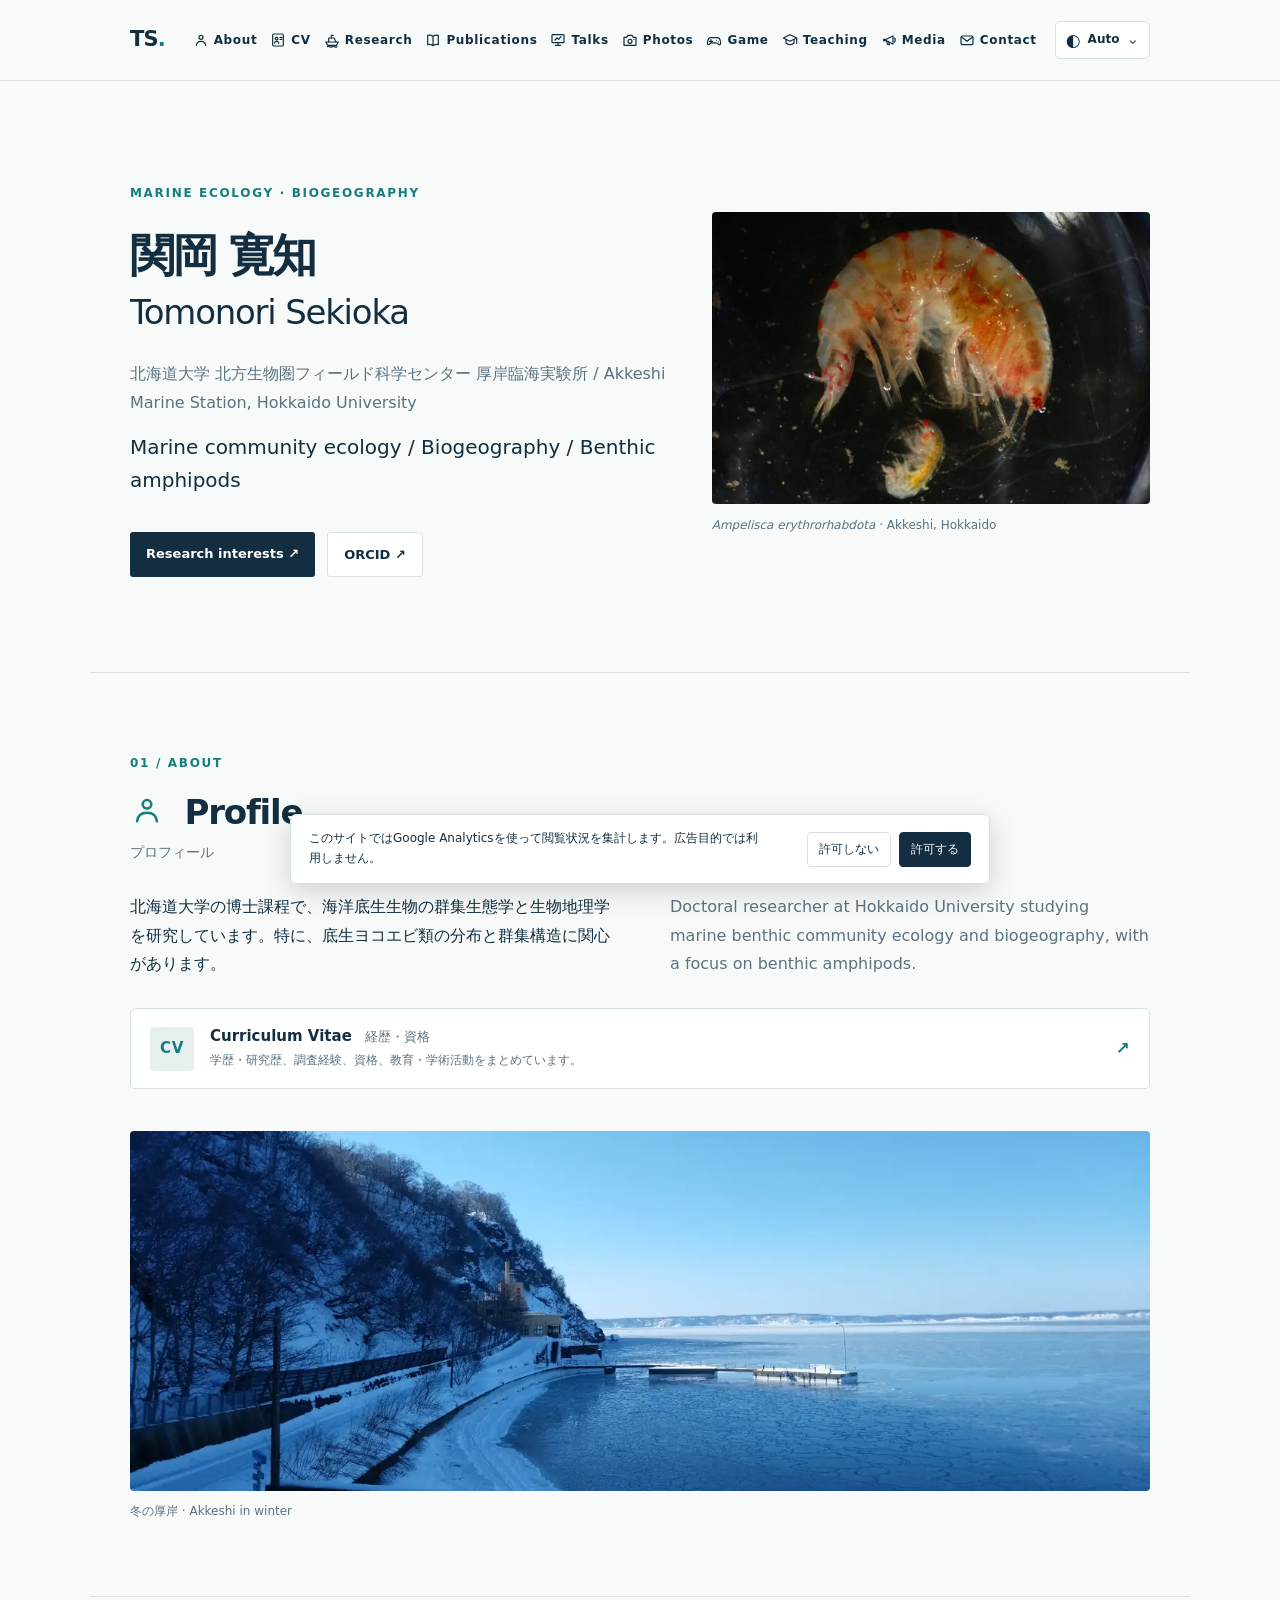
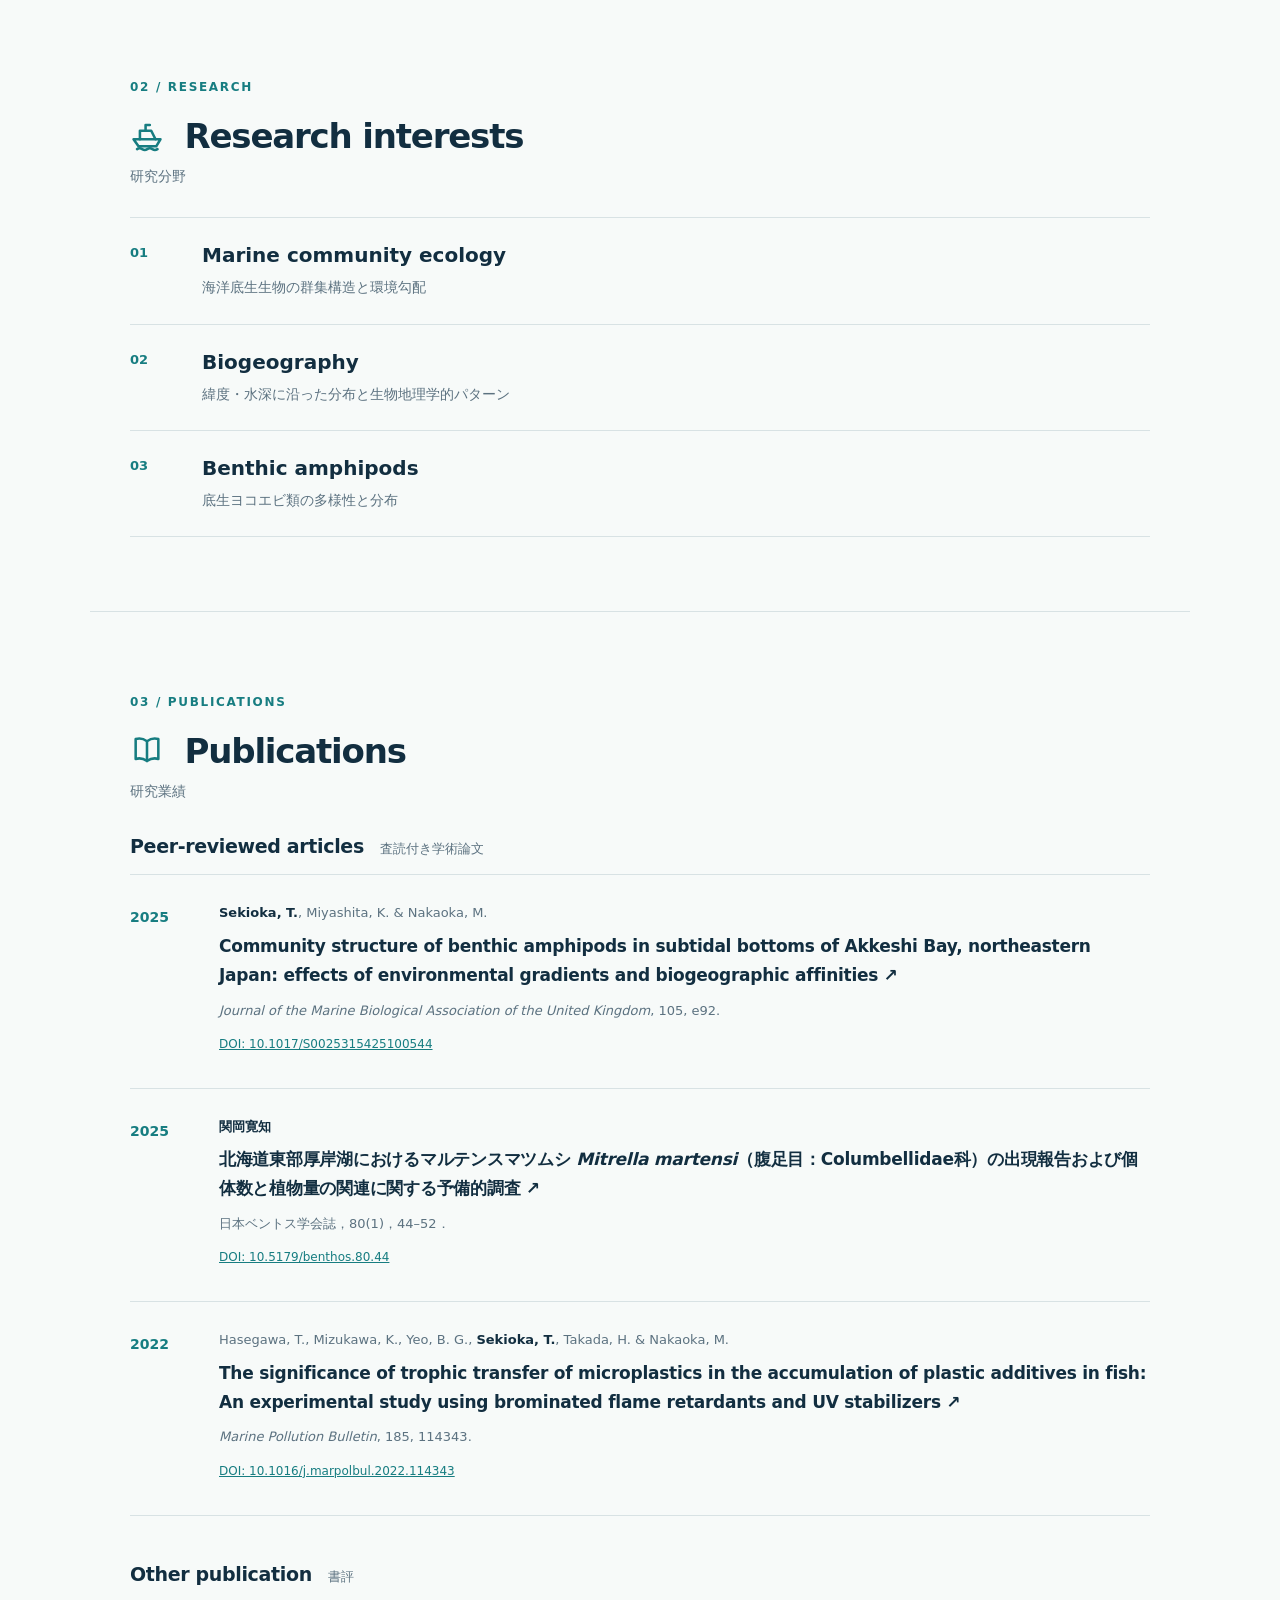
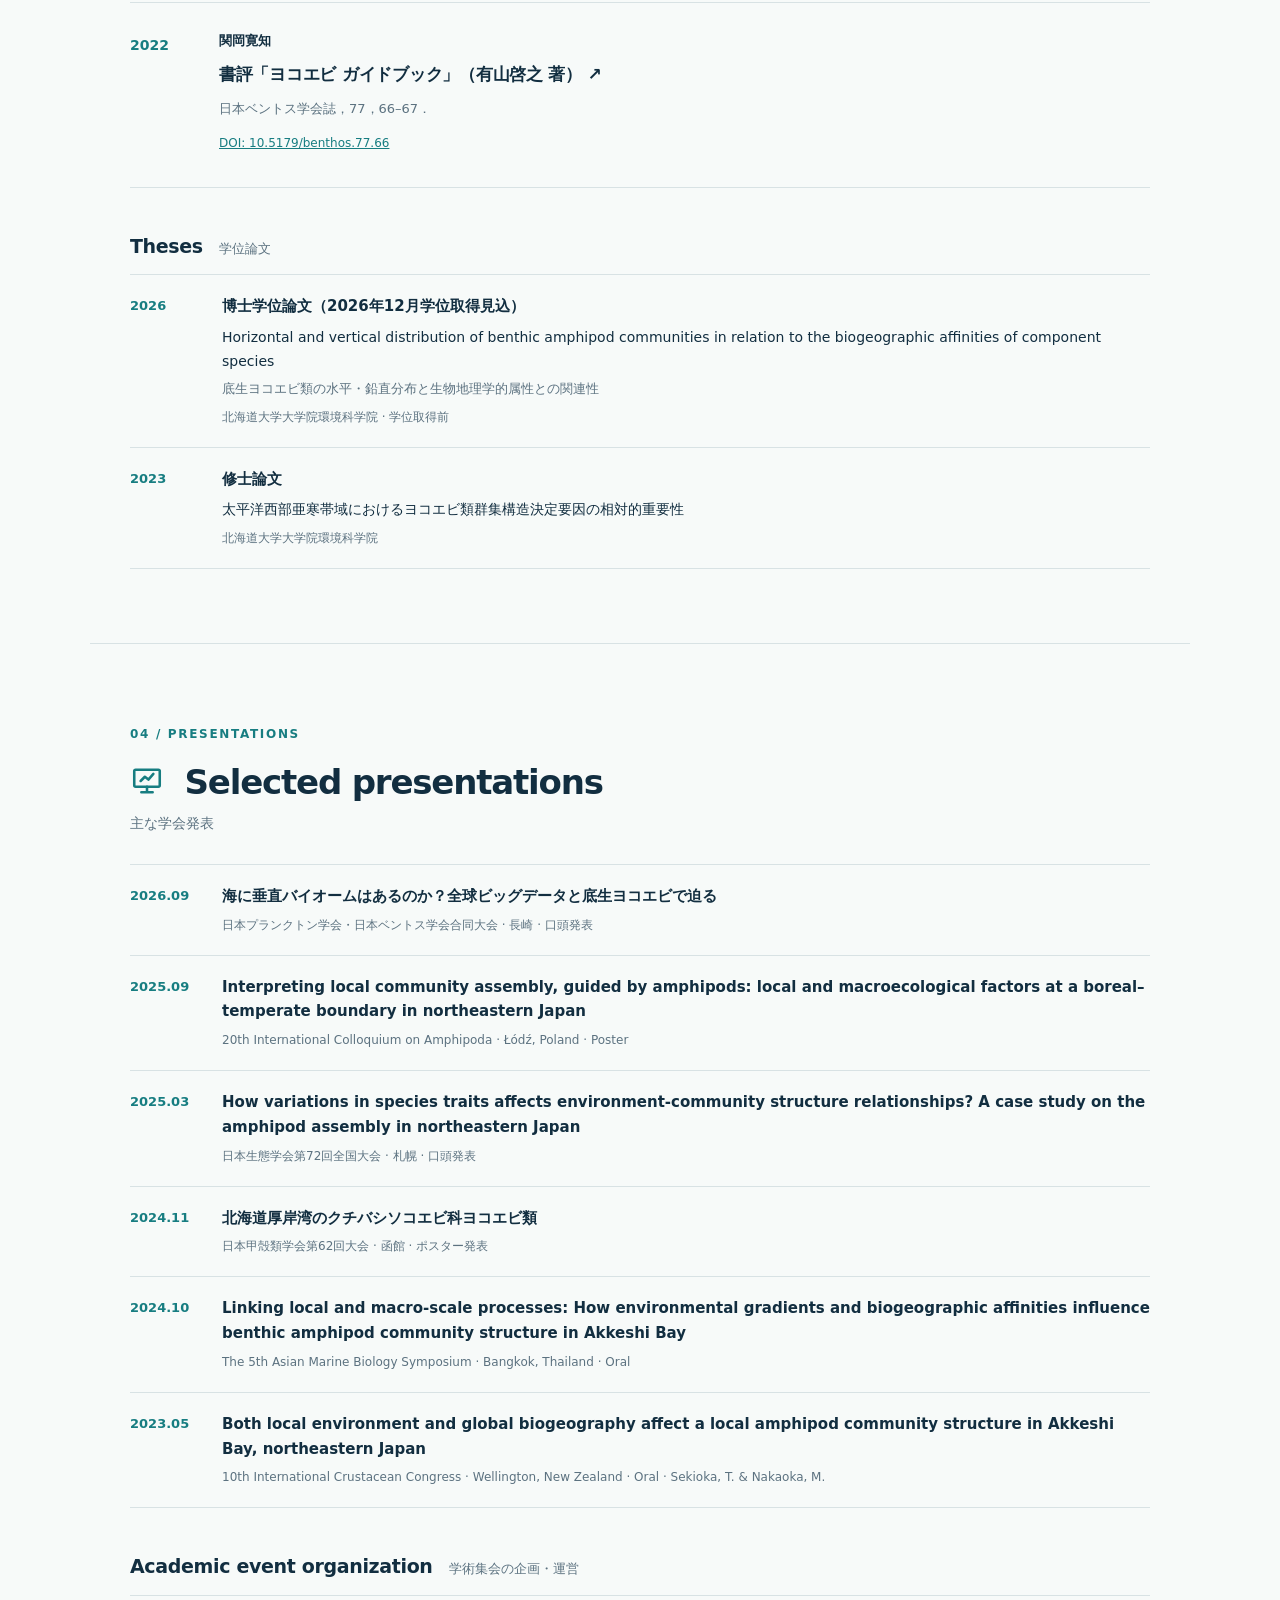
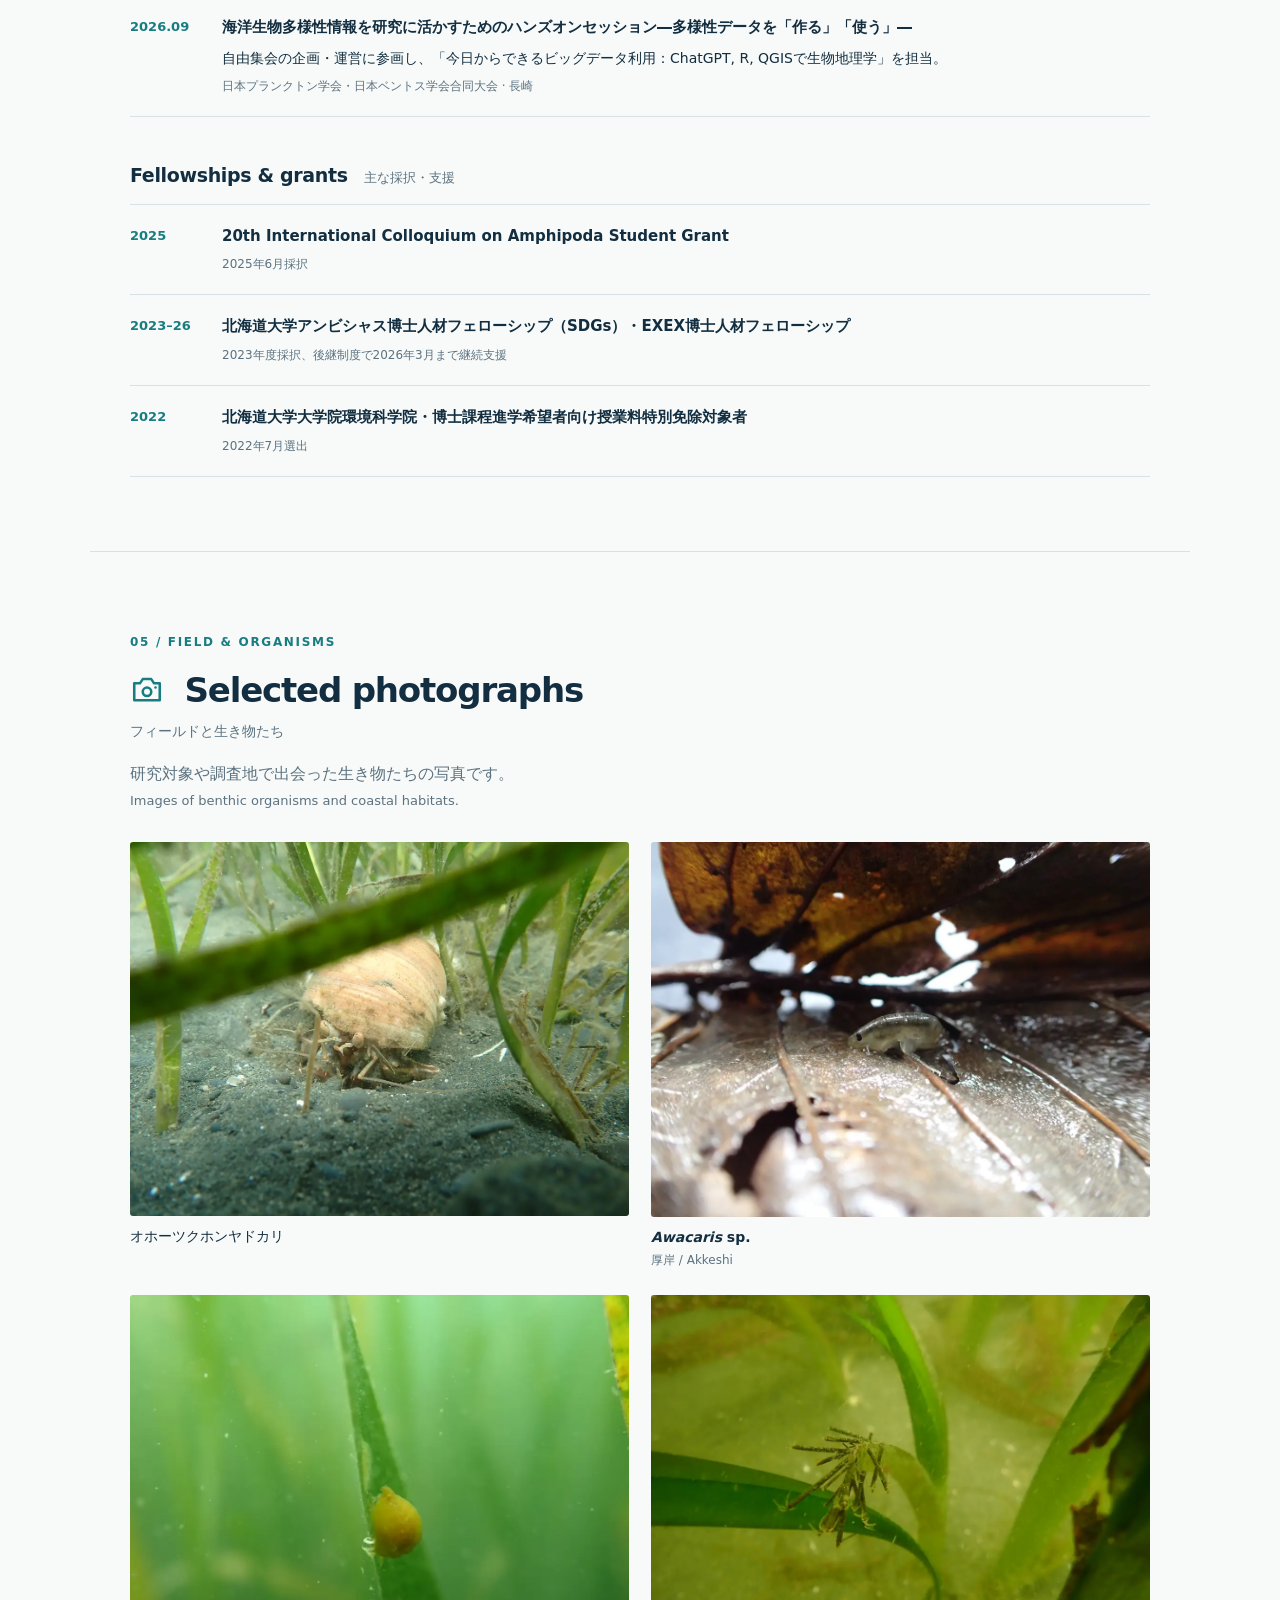
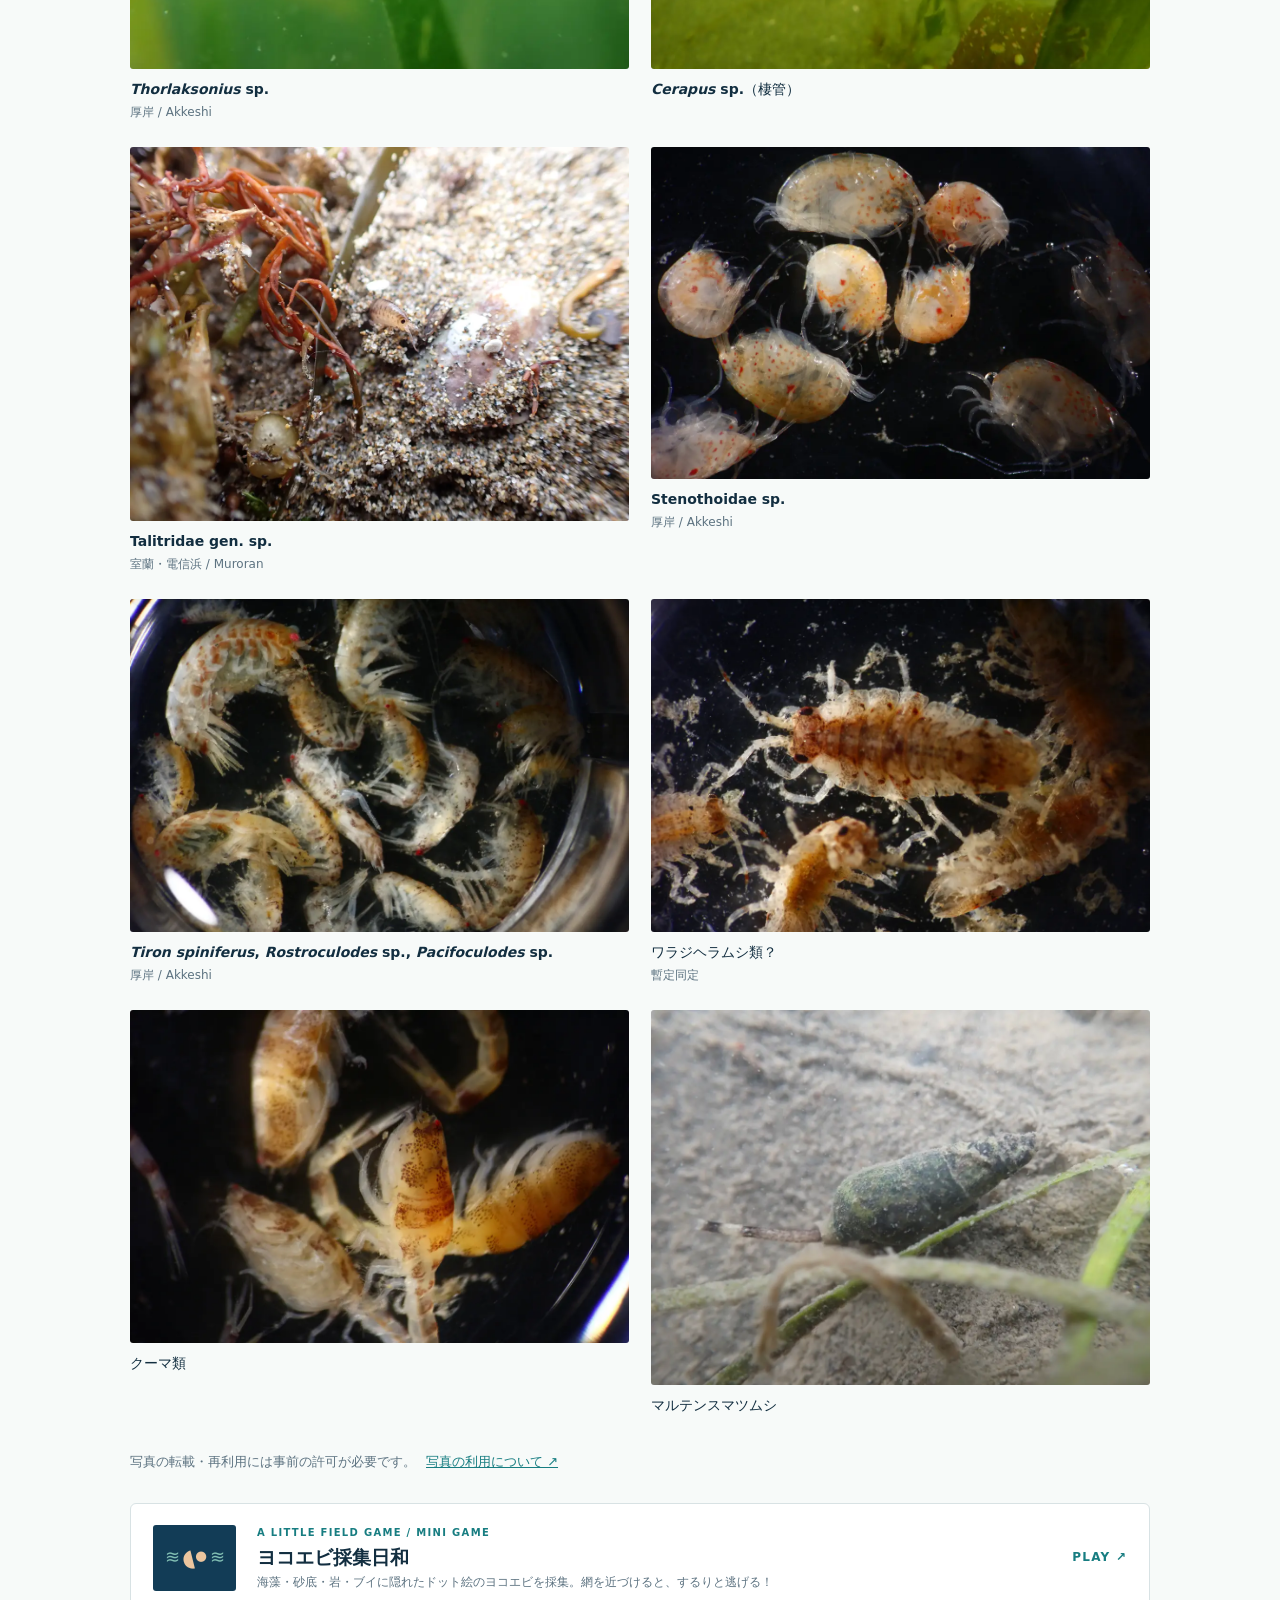
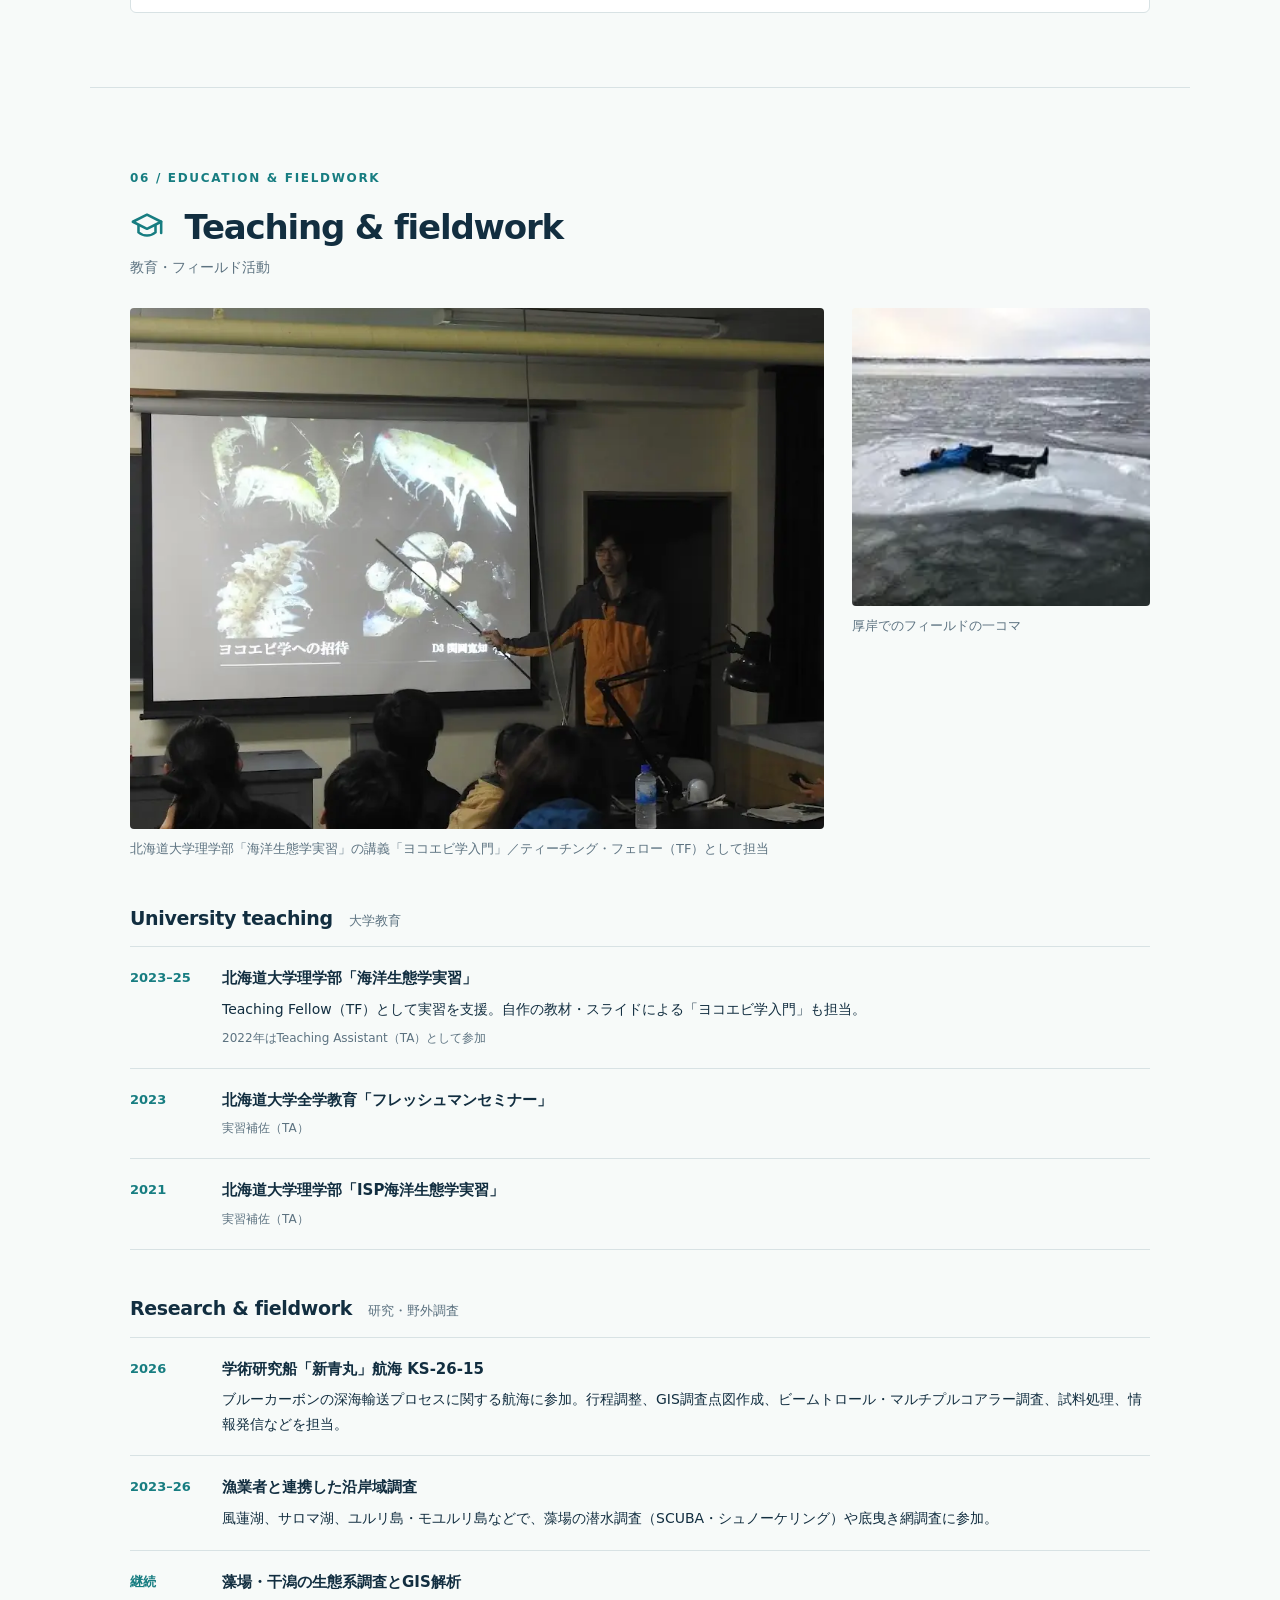
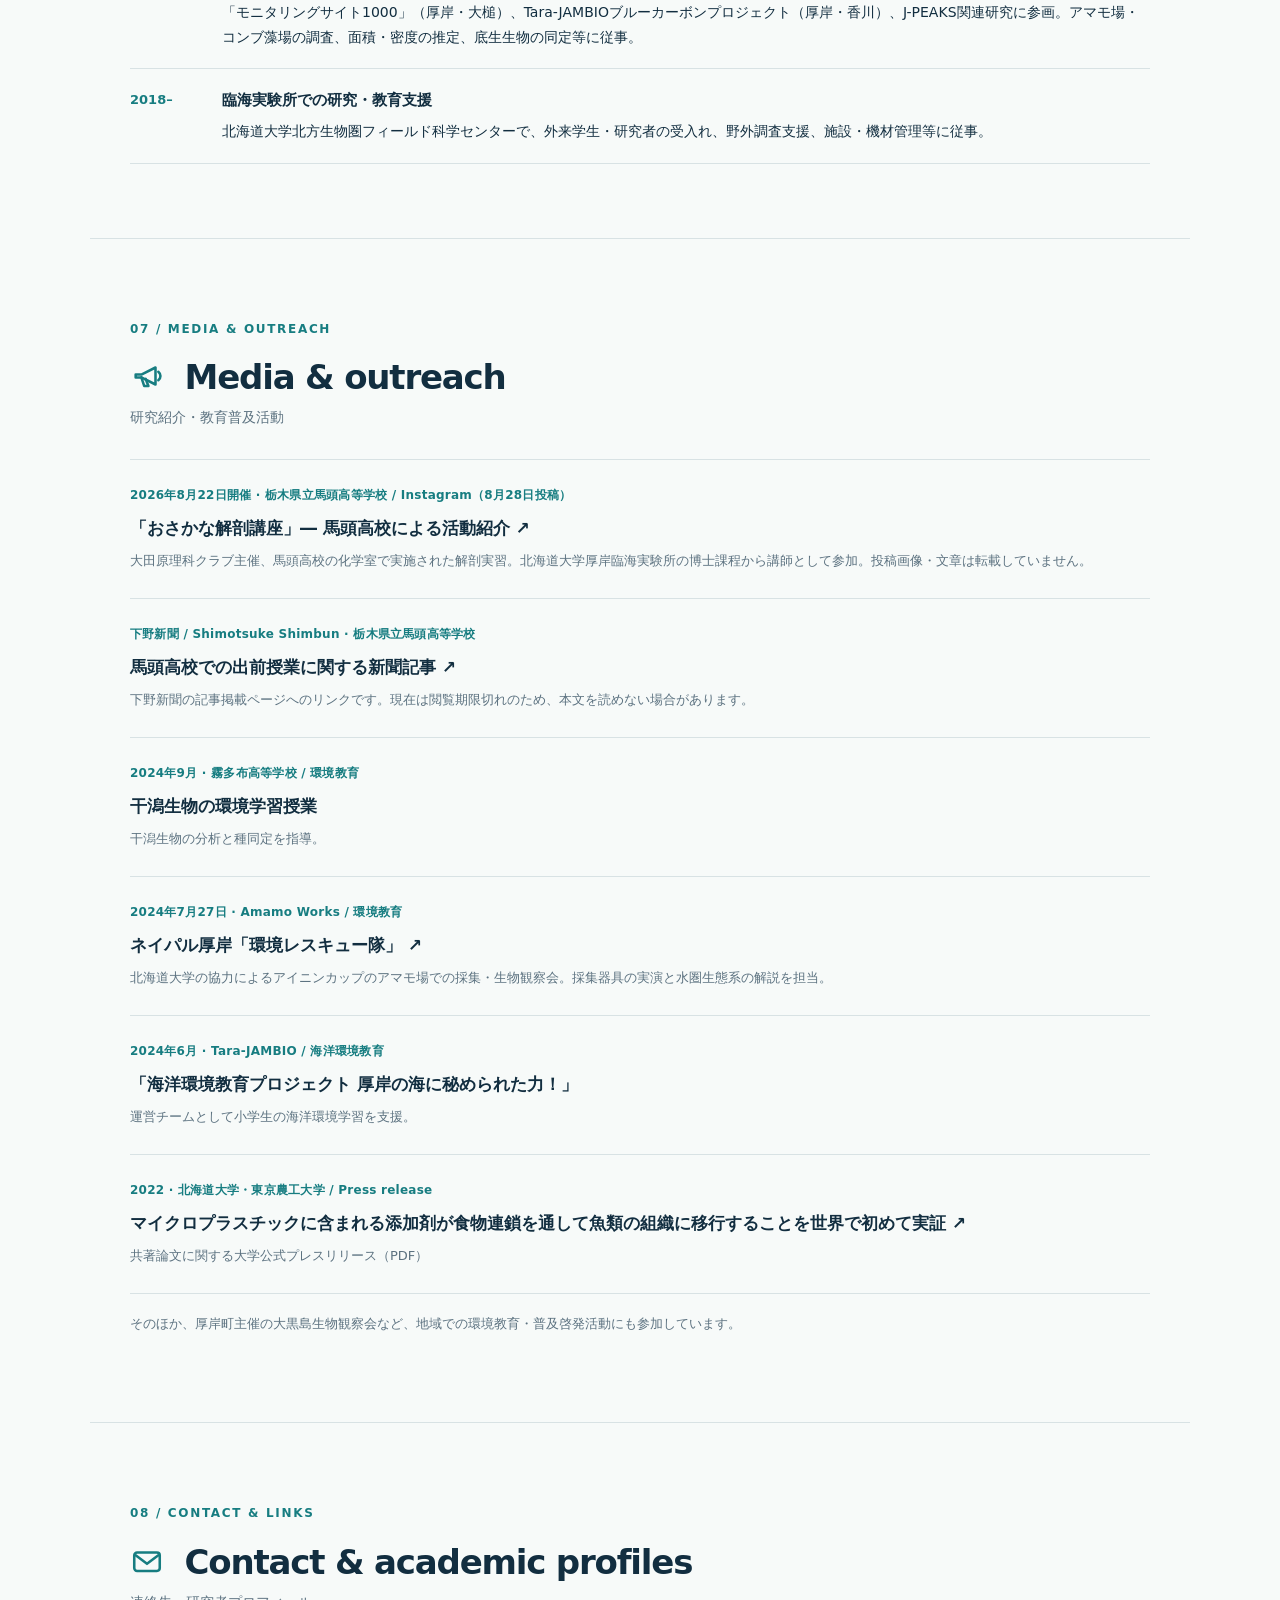
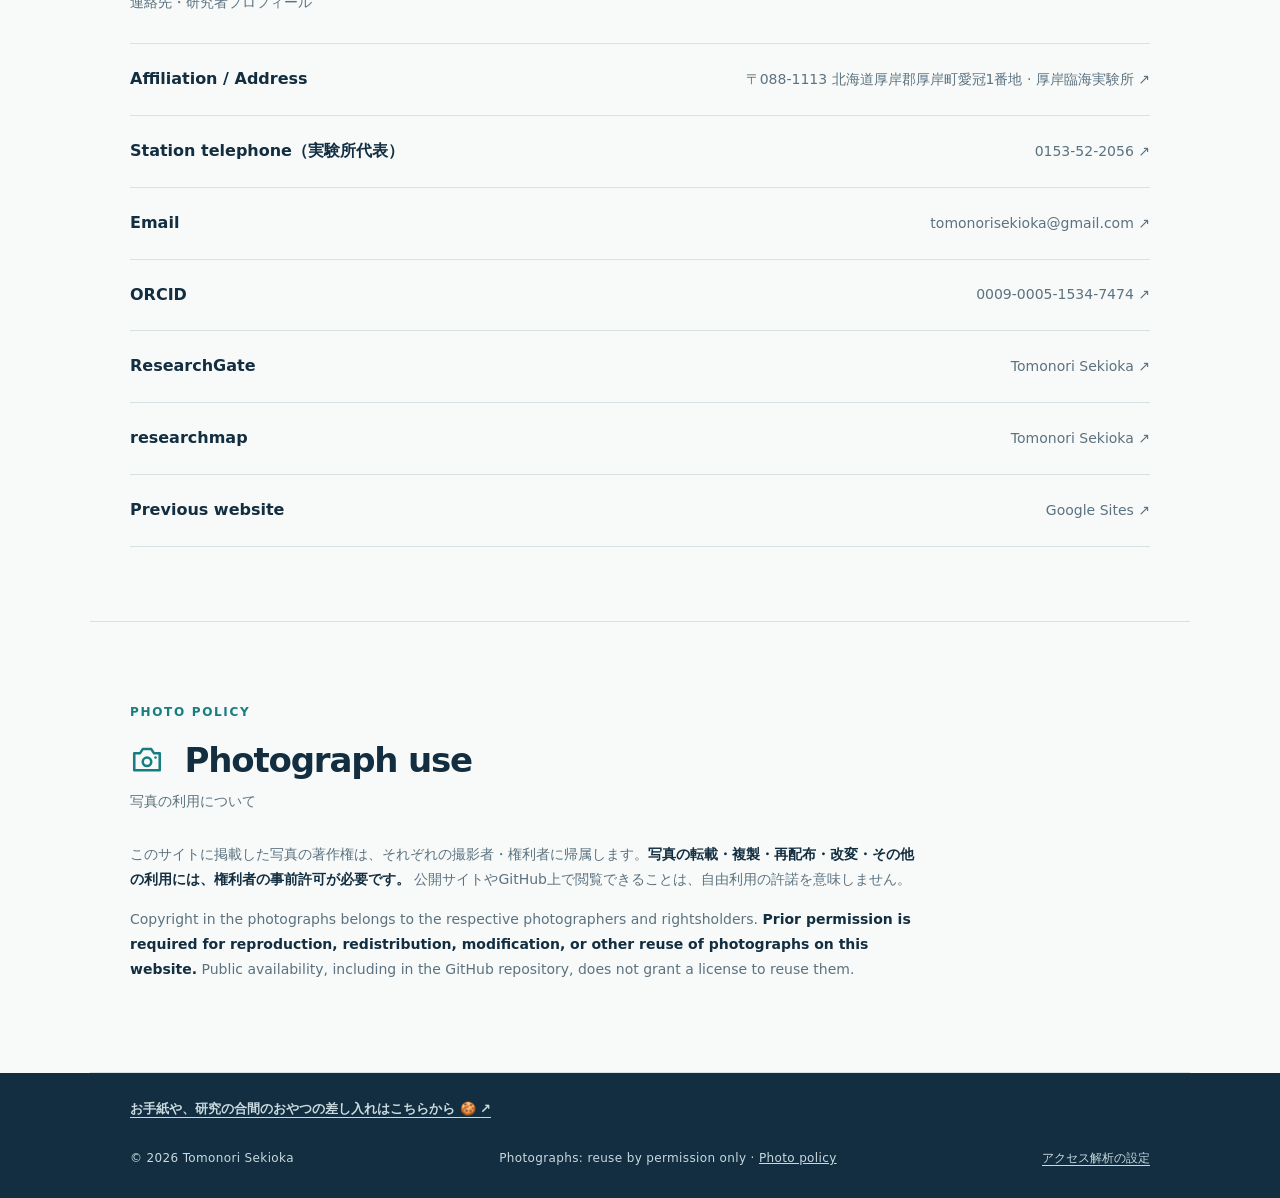
<file: index.html>
<!doctype html>
<html lang="ja">
<head>
  <meta charset="utf-8">
  <meta name="viewport" content="width=device-width, initial-scale=1">
  <meta name="color-scheme" content="light dark">
  <meta name="theme-color" content="#f7faf9">
  <meta name="description" content="関岡寛知（Tomonori Sekioka）の研究者プロフィール。海洋底生生物の群集生態学・生物地理学・底生ヨコエビ類の研究とフィールド・教育活動。">
  <meta name="robots" content="index, follow">
  <link rel="canonical" href="https://tomonorisekioka.github.io/">
  <link rel="icon" href="favicon.svg" type="image/svg+xml">
  <meta property="og:type" content="profile">
  <meta property="og:title" content="関岡寛知 | Tomonori Sekioka">
  <meta property="og:description" content="Marine community ecology · Biogeography · Benthic amphipods">
  <meta property="og:url" content="https://tomonorisekioka.github.io/">
  <meta property="og:image" content="https://tomonorisekioka.github.io/assets/14-akkeshi-winter.webp">
  <title>関岡寛知 | Tomonori Sekioka</title>
  <script>
  // Apply a saved manual preference before painting; otherwise follow the OS.
  (function () {
    try {
      var theme = localStorage.getItem('ts-theme');
      if (theme === 'light' || theme === 'dark') document.documentElement.setAttribute('data-theme', theme);
    } catch (e) { /* The system theme still works if storage is unavailable. */ }
  })();
  </script>
  <link rel="stylesheet" href="style.css?v=20261020-ga4-2">
  <script type="application/ld+json">
  {
    "@context": "https://schema.org",
    "@type": "Person",
    "name": "関岡寛知",
    "alternateName": "Tomonori Sekioka",
    "url": "https://tomonorisekioka.github.io/",
    "affiliation": { "@type": "Organization", "name": "Akkeshi Marine Station, Field Science Center for Northern Biosphere, Hokkaido University" },
    "email": "mailto:tomonorisekioka@gmail.com",
    "knowsAbout": ["Marine community ecology", "Marine biogeography", "Benthic amphipods"],
    "sameAs": [
      "https://orcid.org/0009-0005-1534-7474",
      "https://www.researchgate.net/profile/Tomonori-Sekioka",
      "https://researchmap.jp/tomonorisekioka",
      "https://sites.google.com/view/tomonori-sekioka/home"
    ]
  }
  </script>
<script defer src="analytics.js?v=20261020-ga4-2"></script>
</head>
<body>
  <a class="skip-link" href="#main">本文へスキップ</a>
  <header class="site-header">
    <div class="wrap nav">
      <a class="wordmark" href="#home" aria-label="ホーム">TS<span class="dot">.</span></a>
      <nav aria-label="ページ内ナビゲーション">
          <a href="#about"><svg class="nav-icon" viewBox="0 0 24 24" fill="none" stroke="currentColor" stroke-width="1.8" stroke-linecap="round" stroke-linejoin="round" aria-hidden="true"><circle cx="12" cy="8" r="3"/><path d="M5 20c.5-4.3 2.8-6 7-6s6.5 1.7 7 6"/></svg><span>About</span></a>
          <a href="cv.html"><svg class="nav-icon" viewBox="0 0 24 24" fill="none" stroke="currentColor" stroke-width="1.8" stroke-linecap="round" stroke-linejoin="round" aria-hidden="true"><rect x="4" y="3" width="16" height="18" rx="2"/><circle cx="10" cy="10" r="2"/><path d="M7 17c0-2 1-3 3-3s3 1 3 3M15 8h3m-3 3h3"/></svg><span>CV</span></a>
          <a href="#research"><svg class="nav-icon" viewBox="0 0 24 24" fill="none" stroke="currentColor" stroke-width="1.8" stroke-linecap="round" stroke-linejoin="round" aria-hidden="true"><path d="M2.5 15h19l-3 5H6l-3.5-5Z"/><path d="M7 15V9h8l3 6"/><path d="M11 9V5h3"/><path d="M5 22c1.2-.8 2.4-.8 3.6 0s2.4.8 3.6 0 2.4-.8 3.6 0 2.4.8 3.6 0"/></svg><span>Research</span></a>
          <a href="#publications"><svg class="nav-icon" viewBox="0 0 24 24" fill="none" stroke="currentColor" stroke-width="1.8" stroke-linecap="round" stroke-linejoin="round" aria-hidden="true"><path d="M12 6.5c-2.6-1.9-5.3-2.3-8-1.5v14c2.7-.8 5.4-.4 8 1.5V6.5Zm0 0c2.6-1.9 5.3-2.3 8-1.5v14c-2.7-.8-5.4-.4-8 1.5V6.5Z"/></svg><span>Publications</span></a>
          <a href="#presentations"><svg class="nav-icon" viewBox="0 0 24 24" fill="none" stroke="currentColor" stroke-width="1.8" stroke-linecap="round" stroke-linejoin="round" aria-hidden="true"><rect x="3" y="4" width="18" height="12" rx="1"/><path d="m7.5 12 3-3 2.5 2 3.5-4M12 16v4m-4 0h8"/></svg><span>Talks</span></a>
          <a href="#photographs"><svg class="nav-icon" viewBox="0 0 24 24" fill="none" stroke="currentColor" stroke-width="1.8" stroke-linecap="round" stroke-linejoin="round" aria-hidden="true"><path d="M3 8h4l2-3h6l2 3h4v12H3z"/><circle cx="12" cy="14" r="3"/><path d="M18 11h.01"/></svg><span>Photos</span></a>
          <a href="game.html"><svg class="nav-icon" viewBox="0 0 24 24" fill="none" stroke="currentColor" stroke-width="1.8" stroke-linecap="round" stroke-linejoin="round" aria-hidden="true"><path d="M7 8.5h10c2.9 0 4 2 4.7 5.8.7 4.2-.7 5.8-3.1 4l-2.6-2H8l-2.6 2c-2.4 1.8-3.8.2-3.1-4C3 10.5 4.1 8.5 7 8.5Z"/><path d="M7.5 11.5v5m-2.5-2.5h5"/><circle cx="16" cy="12.5" r=".8" fill="currentColor" stroke="none"/><circle cx="18.5" cy="14.7" r=".8" fill="currentColor" stroke="none"/></svg><span>Game</span></a>
          <a href="#teaching"><svg class="nav-icon" viewBox="0 0 24 24" fill="none" stroke="currentColor" stroke-width="1.8" stroke-linecap="round" stroke-linejoin="round" aria-hidden="true"><path d="m2 9 10-5 10 5-10 5L2 9Z"/><path d="M6 11.5v5c3.5 3 8.5 3 12 0v-5M22 9v8"/></svg><span>Teaching</span></a>
          <a href="#outreach"><svg class="nav-icon" viewBox="0 0 24 24" fill="none" stroke="currentColor" stroke-width="1.8" stroke-linecap="round" stroke-linejoin="round" aria-hidden="true"><path d="M4 11h4l10-5v12L8 13H4z"/><path d="m8 13 2 6h3l-2-5M20 9c1 .8 1.5 1.8 1.5 3s-.5 2.2-1.5 3"/></svg><span>Media</span></a>
          <a href="#links"><svg class="nav-icon" viewBox="0 0 24 24" fill="none" stroke="currentColor" stroke-width="1.8" stroke-linecap="round" stroke-linejoin="round" aria-hidden="true"><rect x="3" y="6" width="18" height="13" rx="2"/><path d="m4 8 8 6 8-6"/></svg><span>Contact</span></a>
      </nav>
      <details class="theme-menu" id="theme-menu">
        <summary aria-label="表示テーマを選択" title="表示テーマを選択"><span class="theme-glyph" aria-hidden="true">◐</span><span id="theme-current">Auto</span><span class="theme-chevron" aria-hidden="true">⌄</span></summary>
        <div class="theme-options" role="group" aria-label="表示テーマ">
          <button type="button" data-theme-option="auto" aria-pressed="true">Auto · OSに合わせる</button>
          <button type="button" data-theme-option="light" aria-pressed="false">☀ Light</button>
          <button type="button" data-theme-option="dark" aria-pressed="false">☾ Dark</button>
        </div>
      </details>
    </div>
  </header>
  <main id="main">
    <section class="hero wrap" id="home" aria-labelledby="hero-title">
      <div class="hero-copy">
        <p class="eyebrow">MARINE ECOLOGY · BIOGEOGRAPHY</p>
        <h1 id="hero-title">関岡 寛知 <span class="roman">Tomonori Sekioka</span></h1>
        <p class="affiliation">北海道大学 北方生物圏フィールド科学センター 厚岸臨海実験所 <span lang="en">/ Akkeshi Marine Station, Hokkaido University</span></p>
        <p class="lead" lang="en">Marine community ecology <span aria-hidden="true">/</span> Biogeography <span aria-hidden="true">/</span> Benthic amphipods</p>
        <div class="hero-links"><a class="primary" href="#research">Research interests <span aria-hidden="true">↗</span></a><a class="secondary" href="https://orcid.org/0009-0005-1534-7474" target="_blank" rel="noopener noreferrer">ORCID ↗</a></div>
      </div>
      <figure class="hero-figure">
        <img src="assets/09-ampelisca.webp" alt="黒い背景に写る底生ヨコエビ Ampelisca erythrorhabdota" width="1350" fetchpriority="high">
        <figcaption><i>Ampelisca erythrorhabdota</i> · Akkeshi, Hokkaido</figcaption>
      </figure>
    </section>
    <div class="rule wrap" aria-hidden="true"></div>
    <section class="section wrap" id="about">
      <p class="section-number">01 / ABOUT</p>
      <h2><svg class="heading-icon" viewBox="0 0 24 24" fill="none" stroke="currentColor" stroke-width="1.8" stroke-linecap="round" stroke-linejoin="round" aria-hidden="true"><circle cx="12" cy="8" r="3"/><path d="M5 20c.5-4.3 2.8-6 7-6s6.5 1.7 7 6"/></svg> Profile <span>プロフィール</span></h2>
      <div class="body-grid">
        <p>北海道大学の博士課程で、海洋底生生物の群集生態学と生物地理学を研究しています。特に、底生ヨコエビ類の分布と群集構造に関心があります。</p>
        <p lang="en">Doctoral researcher at Hokkaido University studying marine benthic community ecology and biogeography, with a focus on benthic amphipods.</p>
      </div>
      <a class="cv-teaser" href="cv.html">
        <span class="cv-teaser-mark" aria-hidden="true">CV</span>
        <span class="cv-teaser-copy"><strong>Curriculum Vitae <span>経歴・資格</span></strong><small>学歴・研究歴、調査経験、資格、教育・学術活動をまとめています。</small></span>
        <span class="cv-teaser-arrow" aria-hidden="true">↗</span>
      </a>
      <figure class="landscape-figure">
        <img src="assets/14-akkeshi-winter.webp" alt="冬の厚岸、雪に覆われた海岸と氷の浮かぶ湾" width="1350" loading="lazy" decoding="async">
        <figcaption>冬の厚岸 · Akkeshi in winter</figcaption>
      </figure>
    </section>
    <section class="section wrap" id="research">
      <p class="section-number">02 / RESEARCH</p>
      <h2><svg class="heading-icon" viewBox="0 0 24 24" fill="none" stroke="currentColor" stroke-width="1.8" stroke-linecap="round" stroke-linejoin="round" aria-hidden="true"><path d="M2.5 15h19l-3 5H6l-3.5-5Z"/><path d="M7 15V9h8l3 6"/><path d="M11 9V5h3"/><path d="M5 22c1.2-.8 2.4-.8 3.6 0s2.4.8 3.6 0 2.4-.8 3.6 0 2.4.8 3.6 0"/></svg> Research interests <span>研究分野</span></h2>
      <div class="topic-list">
        <article class="topic"><span class="topic-index">01</span><div><h3>Marine community ecology</h3><p>海洋底生生物の群集構造と環境勾配</p></div></article>
        <article class="topic"><span class="topic-index">02</span><div><h3>Biogeography</h3><p>緯度・水深に沿った分布と生物地理学的パターン</p></div></article>
        <article class="topic"><span class="topic-index">03</span><div><h3>Benthic amphipods</h3><p>底生ヨコエビ類の多様性と分布</p></div></article>
      </div>
    </section>
    <section class="section wrap" id="publications">
      <p class="section-number">03 / PUBLICATIONS</p>
      <h2><svg class="heading-icon" viewBox="0 0 24 24" fill="none" stroke="currentColor" stroke-width="1.8" stroke-linecap="round" stroke-linejoin="round" aria-hidden="true"><path d="M12 6.5c-2.6-1.9-5.3-2.3-8-1.5v14c2.7-.8 5.4-.4 8 1.5V6.5Zm0 0c2.6-1.9 5.3-2.3 8-1.5v14c-2.7-.8-5.4-.4-8 1.5V6.5Z"/></svg> Publications <span>研究業績</span></h2>
      <h3 class="subsection-heading">Peer-reviewed articles <span>査読付き学術論文</span></h3>
      <div class="pub-list">
        <article class="pub-item">
          <span class="pub-year">2025</span>
          <div>
            <p class="pub-authors"><strong>Sekioka, T.</strong>, Miyashita, K. &amp; Nakaoka, M.</p>
            <h4><a href="https://doi.org/10.1017/S0025315425100544" target="_blank" rel="noopener noreferrer">Community structure of benthic amphipods in subtidal bottoms of Akkeshi Bay, northeastern Japan: effects of environmental gradients and biogeographic affinities ↗</a></h4>
            <p class="pub-source"><i>Journal of the Marine Biological Association of the United Kingdom</i>, 105, e92.</p>
            <a class="pub-doi" href="https://doi.org/10.1017/S0025315425100544" target="_blank" rel="noopener noreferrer">DOI: 10.1017/S0025315425100544</a>
          </div>
        </article>
        <article class="pub-item">
          <span class="pub-year">2025</span>
          <div>
            <p class="pub-authors"><strong>関岡寛知</strong></p>
            <h4><a href="https://doi.org/10.5179/benthos.80.44" target="_blank" rel="noopener noreferrer">北海道東部厚岸湖におけるマルテンスマツムシ <i>Mitrella martensi</i>（腹足目：Columbellidae科）の出現報告および個体数と植物量の関連に関する予備的調査 ↗</a></h4>
            <p class="pub-source">日本ベントス学会誌，80(1)，44–52．</p>
            <a class="pub-doi" href="https://doi.org/10.5179/benthos.80.44" target="_blank" rel="noopener noreferrer">DOI: 10.5179/benthos.80.44</a>
          </div>
        </article>
        <article class="pub-item">
          <span class="pub-year">2022</span>
          <div>
            <p class="pub-authors">Hasegawa, T., Mizukawa, K., Yeo, B. G., <strong>Sekioka, T.</strong>, Takada, H. &amp; Nakaoka, M.</p>
            <h4><a href="https://doi.org/10.1016/j.marpolbul.2022.114343" target="_blank" rel="noopener noreferrer">The significance of trophic transfer of microplastics in the accumulation of plastic additives in fish: An experimental study using brominated flame retardants and UV stabilizers ↗</a></h4>
            <p class="pub-source"><i>Marine Pollution Bulletin</i>, 185, 114343.</p>
            <a class="pub-doi" href="https://doi.org/10.1016/j.marpolbul.2022.114343" target="_blank" rel="noopener noreferrer">DOI: 10.1016/j.marpolbul.2022.114343</a>
          </div>
        </article>
      </div>
      <h3 class="subsection-heading">Other publication <span>書評</span></h3>
      <div class="pub-list">
        <article class="pub-item">
          <span class="pub-year">2022</span>
          <div>
            <p class="pub-authors"><strong>関岡寛知</strong></p>
            <h4><a href="https://doi.org/10.5179/benthos.77.66" target="_blank" rel="noopener noreferrer">書評「ヨコエビ ガイドブック」（有山啓之 著） ↗</a></h4>
            <p class="pub-source">日本ベントス学会誌，77，66–67．</p>
            <a class="pub-doi" href="https://doi.org/10.5179/benthos.77.66" target="_blank" rel="noopener noreferrer">DOI: 10.5179/benthos.77.66</a>
          </div>
        </article>
      </div>
      <h3 class="subsection-heading">Theses <span>学位論文</span></h3>
      <div class="record-list">
        <article class="record-item"><span class="record-year">2026</span><div><strong>博士学位論文（2026年12月学位取得見込）</strong><p><span lang="en">Horizontal and vertical distribution of benthic amphipod communities in relation to the biogeographic affinities of component species</span><span class="record-translation">底生ヨコエビ類の水平・鉛直分布と生物地理学的属性との関連性</span></p><p class="record-note">北海道大学大学院環境科学院 · 学位取得前</p></div></article>
        <article class="record-item"><span class="record-year">2023</span><div><strong>修士論文</strong><p>太平洋西部亜寒帯域におけるヨコエビ類群集構造決定要因の相対的重要性</p><p class="record-note">北海道大学大学院環境科学院</p></div></article>
      </div>
    </section>
    <section class="section wrap" id="presentations">
      <p class="section-number">04 / PRESENTATIONS</p>
      <h2><svg class="heading-icon" viewBox="0 0 24 24" fill="none" stroke="currentColor" stroke-width="1.8" stroke-linecap="round" stroke-linejoin="round" aria-hidden="true"><rect x="3" y="4" width="18" height="12" rx="1"/><path d="m7.5 12 3-3 2.5 2 3.5-4M12 16v4m-4 0h8"/></svg> Selected presentations <span>主な学会発表</span></h2>
      <div class="record-list">
        <article class="record-item"><span class="record-year">2026.09</span><div><strong>海に垂直バイオームはあるのか？全球ビッグデータと底生ヨコエビで迫る</strong><p class="record-note">日本プランクトン学会・日本ベントス学会合同大会 · 長崎 · 口頭発表</p></div></article>
        <article class="record-item"><span class="record-year">2025.09</span><div><strong lang="en">Interpreting local community assembly, guided by amphipods: local and macroecological factors at a boreal–temperate boundary in northeastern Japan</strong><p class="record-note">20th International Colloquium on Amphipoda · Łódź, Poland · Poster</p></div></article>
        <article class="record-item"><span class="record-year">2025.03</span><div><strong lang="en">How variations in species traits affects environment-community structure relationships? A case study on the amphipod assembly in northeastern Japan</strong><p class="record-note">日本生態学会第72回全国大会 · 札幌 · 口頭発表</p></div></article>
        <article class="record-item"><span class="record-year">2024.11</span><div><strong>北海道厚岸湾のクチバシソコエビ科ヨコエビ類</strong><p class="record-note">日本甲殻類学会第62回大会 · 函館 · ポスター発表</p></div></article>
        <article class="record-item"><span class="record-year">2024.10</span><div><strong lang="en">Linking local and macro-scale processes: How environmental gradients and biogeographic affinities influence benthic amphipod community structure in Akkeshi Bay</strong><p class="record-note">The 5th Asian Marine Biology Symposium · Bangkok, Thailand · Oral</p></div></article>
        <article class="record-item"><span class="record-year">2023.05</span><div><strong lang="en">Both local environment and global biogeography affect a local amphipod community structure in Akkeshi Bay, northeastern Japan</strong><p class="record-note">10th International Crustacean Congress · Wellington, New Zealand · Oral · Sekioka, T. &amp; Nakaoka, M.</p></div></article>
      </div>
      <h3 class="subsection-heading">Academic event organization <span>学術集会の企画・運営</span></h3>
      <div class="record-list">
        <article class="record-item"><span class="record-year">2026.09</span><div><strong>海洋生物多様性情報を研究に活かすためのハンズオンセッション―多様性データを「作る」「使う」―</strong><p>自由集会の企画・運営に参画し、「今日からできるビッグデータ利用：ChatGPT, R, QGISで生物地理学」を担当。</p><p class="record-note">日本プランクトン学会・日本ベントス学会合同大会 · 長崎</p></div></article>
      </div>
      <h3 class="subsection-heading">Fellowships &amp; grants <span>主な採択・支援</span></h3>
      <div class="record-list">
        <article class="record-item"><span class="record-year">2025</span><div><strong>20th International Colloquium on Amphipoda Student Grant</strong><p class="record-note">2025年6月採択</p></div></article>
        <article class="record-item"><span class="record-year">2023–26</span><div><strong>北海道大学アンビシャス博士人材フェローシップ（SDGs）・EXEX博士人材フェローシップ</strong><p class="record-note">2023年度採択、後継制度で2026年3月まで継続支援</p></div></article>
        <article class="record-item"><span class="record-year">2022</span><div><strong>北海道大学大学院環境科学院・博士課程進学希望者向け授業料特別免除対象者</strong><p class="record-note">2022年7月選出</p></div></article>
      </div>
    </section>
    <section class="section wrap" id="photographs">
      <p class="section-number">05 / FIELD &amp; ORGANISMS</p>
      <h2><svg class="heading-icon" viewBox="0 0 24 24" fill="none" stroke="currentColor" stroke-width="1.8" stroke-linecap="round" stroke-linejoin="round" aria-hidden="true"><path d="M3 8h4l2-3h6l2 3h4v12H3z"/><circle cx="12" cy="14" r="3"/><path d="M18 11h.01"/></svg> Selected photographs <span>フィールドと生き物たち</span></h2>
      <p class="section-intro">研究対象や調査地で出会った生き物たちの写真です。<span lang="en">Images of benthic organisms and coastal habitats.</span></p>
      <div class="photo-grid">
        <figure class="photo-card"><img src="assets/01-hermit-crab.webp" alt="アマモ場の砂地にいるオホーツクホンヤドカリ" width="1150" loading="lazy" decoding="async"><figcaption>オホーツクホンヤドカリ</figcaption></figure>
        <figure class="photo-card"><img src="assets/02-awacaris.webp" alt="落葉の下にいる Awacaris 属のヨコエビ" width="1050" loading="lazy" decoding="async"><figcaption><i>Awacaris</i> sp. <small>厚岸 / Akkeshi</small></figcaption></figure>
        <figure class="photo-card"><img src="assets/03-thorlaksonius.webp" alt="緑の水中に見える Thorlaksonius 属の小型個体" width="1050" loading="lazy" decoding="async"><figcaption><i>Thorlaksonius</i> sp. <small>厚岸 / Akkeshi</small></figcaption></figure>
        <figure class="photo-card"><img src="assets/04-cerapus.webp" alt="アマモ葉に付いた多数のホソツツムシ属 Cerapus の棲管" width="1050" loading="lazy" decoding="async"><figcaption><i>Cerapus</i> sp.（棲管）</figcaption></figure>
        <figure class="photo-card"><img src="assets/07-talitridae.webp" alt="砂浜の海藻と砂の間にいるハマトビムシ科の個体" width="1150" loading="lazy" decoding="async"><figcaption>Talitridae gen. sp. <small>室蘭・電信浜 / Muroran</small></figcaption></figure>
        <figure class="photo-card"><img src="assets/08-stenothoidae.webp" alt="黒背景で撮影した Stenothoidae 科のヨコエビ類" width="1150" loading="lazy" decoding="async"><figcaption>Stenothoidae sp. <small>厚岸 / Akkeshi</small></figcaption></figure>
        <figure class="photo-card"><img src="assets/10-amphipods.webp" alt="黒背景に写る複数種の底生ヨコエビ類" width="1150" loading="lazy" decoding="async"><figcaption><i>Tiron spiniferus</i>, <i>Rostroculodes</i> sp., <i>Pacifoculodes</i> sp. <small>厚岸 / Akkeshi</small></figcaption></figure>
        <figure class="photo-card"><img src="assets/11-isopod.webp" alt="黒背景の小型底生甲殻類の近接写真" width="1050" loading="lazy" decoding="async"><figcaption>ワラジヘラムシ類？ <small>暫定同定</small></figcaption></figure>
        <figure class="photo-card"><img src="assets/12-cumacean.webp" alt="黒背景に写る小型甲殻類の近接写真" width="1050" loading="lazy" decoding="async"><figcaption>クーマ類</figcaption></figure>
        <figure class="photo-card"><img src="assets/13-martens-snail.webp" alt="アマモ場の砂地にいる細長い巻貝" width="1050" loading="lazy" decoding="async"><figcaption>マルテンスマツムシ</figcaption></figure>
      </div>
      <p class="photo-policy-short">写真の転載・再利用には事前の許可が必要です。<a href="#photo-policy">写真の利用について ↗</a></p>
      <a class="game-feature" href="game.html" aria-label="ヨコエビ採集日和 ミニゲームで遊ぶ">
        <span class="game-feature-icon" aria-hidden="true">≋ <span>◖●</span> ≋</span>
        <span class="game-feature-copy"><span class="game-feature-label">A LITTLE FIELD GAME / MINI GAME</span><strong>ヨコエビ採集日和</strong><span>海藻・砂底・岩・ブイに隠れたドット絵のヨコエビを採集。網を近づけると、するりと逃げる！</span></span>
        <span class="game-feature-link">PLAY ↗</span>
      </a>
    </section>
    <section class="section wrap" id="teaching">
      <p class="section-number">06 / EDUCATION &amp; FIELDWORK</p>
      <h2><svg class="heading-icon" viewBox="0 0 24 24" fill="none" stroke="currentColor" stroke-width="1.8" stroke-linecap="round" stroke-linejoin="round" aria-hidden="true"><path d="m2 9 10-5 10 5-10 5L2 9Z"/><path d="M6 11.5v5c3.5 3 8.5 3 12 0v-5M22 9v8"/></svg> Teaching &amp; fieldwork <span>教育・フィールド活動</span></h2>
      <div class="activity-grid">
        <figure class="activity-card teaching-image"><img src="assets/06-teaching.webp" alt="北海道大学理学部の海洋生態学実習でヨコエビ学入門を講義する様子" width="930" loading="lazy" decoding="async"><figcaption>北海道大学理学部「海洋生態学実習」の講義「ヨコエビ学入門」／ティーチング・フェロー（TF）として担当</figcaption></figure>
        <figure class="activity-card winter-image"><img src="assets/05-fieldwork-ice.webp" alt="厚岸の氷の上に横たわる本人" width="200" loading="lazy" decoding="async"><figcaption>厚岸でのフィールドの一コマ</figcaption></figure>
      </div>

      <h3 class="subsection-heading">University teaching <span>大学教育</span></h3>
      <div class="record-list">
        <article class="record-item"><span class="record-year">2023–25</span><div><strong>北海道大学理学部「海洋生態学実習」</strong><p>Teaching Fellow（TF）として実習を支援。自作の教材・スライドによる「ヨコエビ学入門」も担当。</p><p class="record-note">2022年はTeaching Assistant（TA）として参加</p></div></article>
        <article class="record-item"><span class="record-year">2023</span><div><strong>北海道大学全学教育「フレッシュマンセミナー」</strong><p class="record-note">実習補佐（TA）</p></div></article>
        <article class="record-item"><span class="record-year">2021</span><div><strong>北海道大学理学部「ISP海洋生態学実習」</strong><p class="record-note">実習補佐（TA）</p></div></article>
      </div>
      <h3 class="subsection-heading">Research &amp; fieldwork <span>研究・野外調査</span></h3>
      <div class="record-list">
        <article class="record-item"><span class="record-year">2026</span><div><strong>学術研究船「新青丸」航海 KS-26-15</strong><p>ブルーカーボンの深海輸送プロセスに関する航海に参加。行程調整、GIS調査点図作成、ビームトロール・マルチプルコアラー調査、試料処理、情報発信などを担当。</p></div></article>
        <article class="record-item"><span class="record-year">2023–26</span><div><strong>漁業者と連携した沿岸域調査</strong><p>風蓮湖、サロマ湖、ユルリ島・モユルリ島などで、藻場の潜水調査（SCUBA・シュノーケリング）や底曳き網調査に参加。</p></div></article>
        <article class="record-item"><span class="record-year">継続</span><div><strong>藻場・干潟の生態系調査とGIS解析</strong><p>「モニタリングサイト1000」（厚岸・大槌）、Tara-JAMBIOブルーカーボンプロジェクト（厚岸・香川）、J-PEAKS関連研究に参画。アマモ場・コンブ藻場の調査、面積・密度の推定、底生生物の同定等に従事。</p></div></article>
        <article class="record-item"><span class="record-year">2018–</span><div><strong>臨海実験所での研究・教育支援</strong><p>北海道大学北方生物圏フィールド科学センターで、外来学生・研究者の受入れ、野外調査支援、施設・機材管理等に従事。</p></div></article>
      </div>
    </section>
    <section class="section wrap" id="outreach">
      <p class="section-number">07 / MEDIA &amp; OUTREACH</p>
      <h2><svg class="heading-icon" viewBox="0 0 24 24" fill="none" stroke="currentColor" stroke-width="1.8" stroke-linecap="round" stroke-linejoin="round" aria-hidden="true"><path d="M4 11h4l10-5v12L8 13H4z"/><path d="m8 13 2 6h3l-2-5M20 9c1 .8 1.5 1.8 1.5 3s-.5 2.2-1.5 3"/></svg> Media &amp; outreach <span>研究紹介・教育普及活動</span></h2>
      <div class="coverage-list">
        <article class="coverage-item">
          <p class="coverage-meta">2026年8月22日開催 · 栃木県立馬頭高等学校 / Instagram（8月28日投稿）</p>
          <h3><a href="https://www.instagram.com/p/Dckq1TqoDxN/" target="_blank" rel="noopener noreferrer">「おさかな解剖講座」― 馬頭高校による活動紹介 <span aria-hidden="true">↗</span></a></h3>
          <p>大田原理科クラブ主催、馬頭高校の化学室で実施された解剖実習。北海道大学厚岸臨海実験所の博士課程から講師として参加。投稿画像・文章は転載していません。</p>
        </article>
        <article class="coverage-item">
          <p class="coverage-meta">下野新聞 / Shimotsuke Shimbun · 栃木県立馬頭高等学校</p>
          <h3><a href="https://www.shimotsuke.co.jp/articles/-/1409447" target="_blank" rel="noopener noreferrer">馬頭高校での出前授業に関する新聞記事 <span aria-hidden="true">↗</span></a></h3>
          <p>下野新聞の記事掲載ページへのリンクです。現在は閲覧期限切れのため、本文を読めない場合があります。</p>
        </article>

        <article class="coverage-item"><p class="coverage-meta">2024年9月 · 霧多布高等学校 / 環境教育</p><h3>干潟生物の環境学習授業</h3><p>干潟生物の分析と種同定を指導。</p></article>
        <article class="coverage-item"><p class="coverage-meta">2024年7月27日 · Amamo Works / 環境教育</p><h3><a href="https://amamoworks.net/2024/07/27/339/" target="_blank" rel="noopener noreferrer">ネイパル厚岸「環境レスキュー隊」 ↗</a></h3><p>北海道大学の協力によるアイニンカップのアマモ場での採集・生物観察会。採集器具の実演と水圏生態系の解説を担当。</p></article>
        <article class="coverage-item"><p class="coverage-meta">2024年6月 · Tara-JAMBIO / 海洋環境教育</p><h3>「海洋環境教育プロジェクト 厚岸の海に秘められた力！」</h3><p>運営チームとして小学生の海洋環境学習を支援。</p></article>
        <article class="coverage-item">
          <p class="coverage-meta">2022 · 北海道大学・東京農工大学 / Press release</p>
          <h3><a href="https://www.hokudai.ac.jp/news/pdf/221207_pr2.pdf" target="_blank" rel="noopener noreferrer">マイクロプラスチックに含まれる添加剤が食物連鎖を通して魚類の組織に移行することを世界で初めて実証 <span aria-hidden="true">↗</span></a></h3>
          <p>共著論文に関する大学公式プレスリリース（PDF）</p>
        </article>
      </div>
      <p class="supplementary-note">そのほか、厚岸町主催の大黒島生物観察会など、地域での環境教育・普及啓発活動にも参加しています。</p>
    </section>
    <section class="section wrap" id="links">
      <p class="section-number">08 / CONTACT &amp; LINKS</p>
      <h2><svg class="heading-icon" viewBox="0 0 24 24" fill="none" stroke="currentColor" stroke-width="1.8" stroke-linecap="round" stroke-linejoin="round" aria-hidden="true"><rect x="3" y="6" width="18" height="13" rx="2"/><path d="m4 8 8 6 8-6"/></svg> Contact &amp; academic profiles <span>連絡先・研究者プロフィール</span></h2>
      <div class="link-list">
        <a href="https://www.fsc.hokudai.ac.jp/akkeshi/" target="_blank" rel="noopener noreferrer"><span>Affiliation / Address</span><span>〒088-1113 北海道厚岸郡厚岸町愛冠1番地 · 厚岸臨海実験所 ↗</span></a>
        <a href="tel:+81153522056"><span>Station telephone（実験所代表）</span><span>0153-52-2056 ↗</span></a>
        <a href="mailto:tomonorisekioka@gmail.com"><span>Email</span><span>tomonorisekioka@gmail.com ↗</span></a>
        <a href="https://orcid.org/0009-0005-1534-7474" target="_blank" rel="noopener noreferrer"><span>ORCID</span><span>0009-0005-1534-7474 ↗</span></a>
        <a href="https://www.researchgate.net/profile/Tomonori-Sekioka" target="_blank" rel="noopener noreferrer"><span>ResearchGate</span><span>Tomonori Sekioka ↗</span></a>
        <a href="https://researchmap.jp/tomonorisekioka" target="_blank" rel="noopener noreferrer"><span>researchmap</span><span>Tomonori Sekioka ↗</span></a>
        <a href="https://sites.google.com/view/tomonori-sekioka/home" target="_blank" rel="noopener noreferrer"><span>Previous website</span><span>Google Sites ↗</span></a>
      </div>
    </section>
    <section class="section wrap photo-policy-section" id="photo-policy">
      <p class="section-number">PHOTO POLICY</p>
      <h2><svg class="heading-icon" viewBox="0 0 24 24" fill="none" stroke="currentColor" stroke-width="1.8" stroke-linecap="round" stroke-linejoin="round" aria-hidden="true"><path d="M3 8h4l2-3h6l2 3h4v12H3z"/><circle cx="12" cy="14" r="3"/><path d="M18 11h.01"/></svg> Photograph use <span>写真の利用について</span></h2>
      <p>このサイトに掲載した写真の著作権は、それぞれの撮影者・権利者に帰属します。<strong>写真の転載・複製・再配布・改変・その他の利用には、権利者の事前許可が必要です。</strong> 公開サイトやGitHub上で閲覧できることは、自由利用の許諾を意味しません。</p>
      <p lang="en">Copyright in the photographs belongs to the respective photographers and rightsholders. <strong>Prior permission is required for reproduction, redistribution, modification, or other reuse of photographs on this website.</strong> Public availability, including in the GitHub repository, does not grant a license to reuse them.</p>
    </section>
  </main>
  <footer class="footer">
    <div class="wrap footer-support">
      <a href="https://ofuse.me/28787345" target="_blank" rel="noopener noreferrer">お手紙や、研究の合間のおやつの差し入れはこちらから 🍪 <span aria-hidden="true">↗</span></a>
    </div>
    <div class="wrap footer-inner"><span>© 2026 Tomonori Sekioka</span><span>Photographs: reuse by permission only · <a href="#photo-policy">Photo policy</a></span></div>
  </footer>
  <script>
  (function () {
    var root = document.documentElement;
    var menu = document.getElementById('theme-menu');
    var label = document.getElementById('theme-current');
    var glyph = menu.querySelector('.theme-glyph');
    var options = menu.querySelectorAll('[data-theme-option]');
    var themeColor = document.querySelector('meta[name="theme-color"]');
    var system = window.matchMedia('(prefers-color-scheme: dark)');
    var mode = root.getAttribute('data-theme') || 'auto';

    function refresh() {
      root.style.colorScheme = mode === 'auto' ? (system.matches ? 'dark' : 'light') : mode;
      label.textContent = mode === 'auto' ? 'Auto' : (mode === 'dark' ? 'Dark' : 'Light');
      glyph.textContent = mode === 'auto' ? '◐' : (mode === 'dark' ? '☾' : '☀');
      if (themeColor) themeColor.setAttribute('content',
        (mode === 'dark' || (mode === 'auto' && system.matches)) ? '#101e28' : '#f7faf9');
      options.forEach(function (button) {
        button.setAttribute('aria-pressed', String(button.getAttribute('data-theme-option') === mode));
      });
    }
    options.forEach(function (button) {
      button.addEventListener('click', function () {
        mode = button.getAttribute('data-theme-option');
        if (mode === 'auto') root.removeAttribute('data-theme');
        else root.setAttribute('data-theme', mode);
        try {
          if (mode === 'auto') localStorage.removeItem('ts-theme');
          else localStorage.setItem('ts-theme', mode);
        } catch (e) { /* Keep the current selection for this page. */ }
        refresh();
        menu.open = false;
        menu.querySelector('summary').focus();
      });
    });
    system.addEventListener('change', function () { if (mode === 'auto') refresh(); });
    document.addEventListener('click', function (event) {
      if (menu.open && !menu.contains(event.target)) menu.open = false;
    });
    menu.addEventListener('keydown', function (event) {
      if (event.key === 'Escape' && menu.open) {
        menu.open = false;
        menu.querySelector('summary').focus();
      }
    });
    refresh();
  })();
  </script>
</body>
</html>
</file>
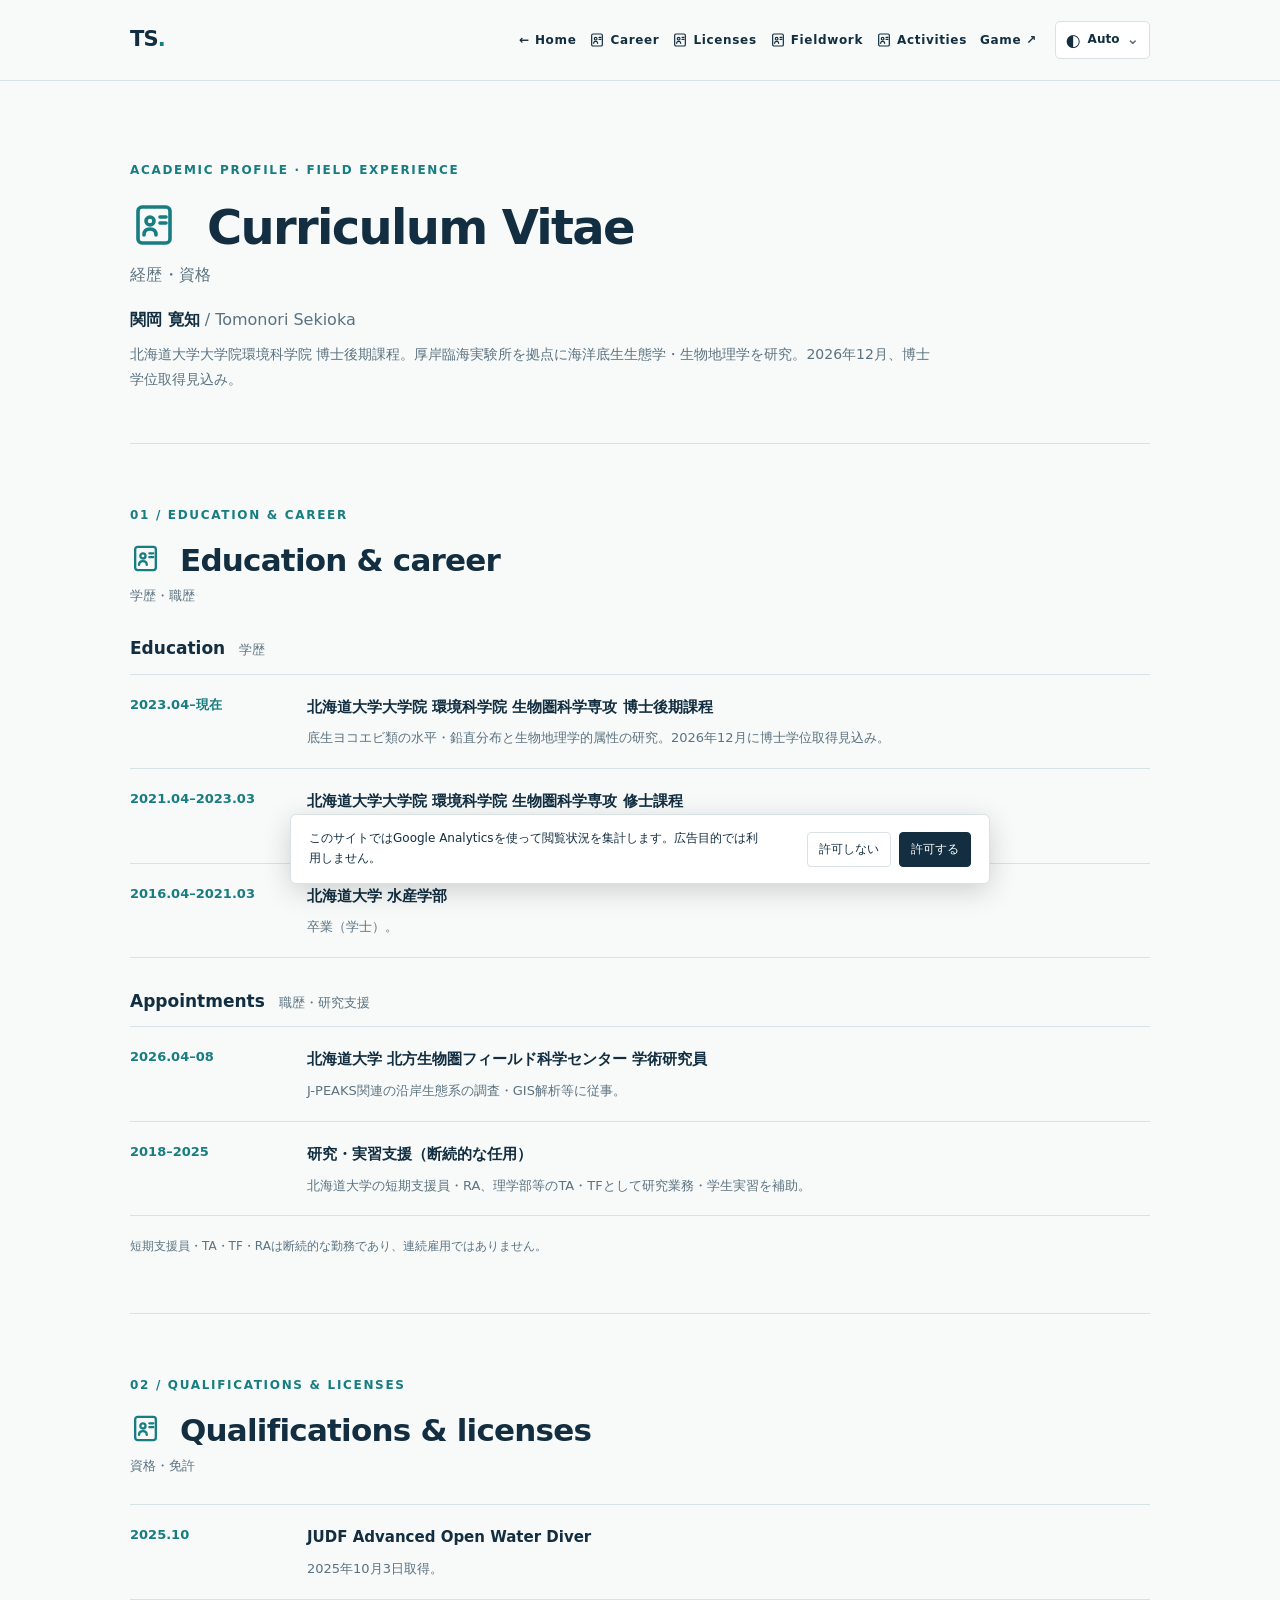
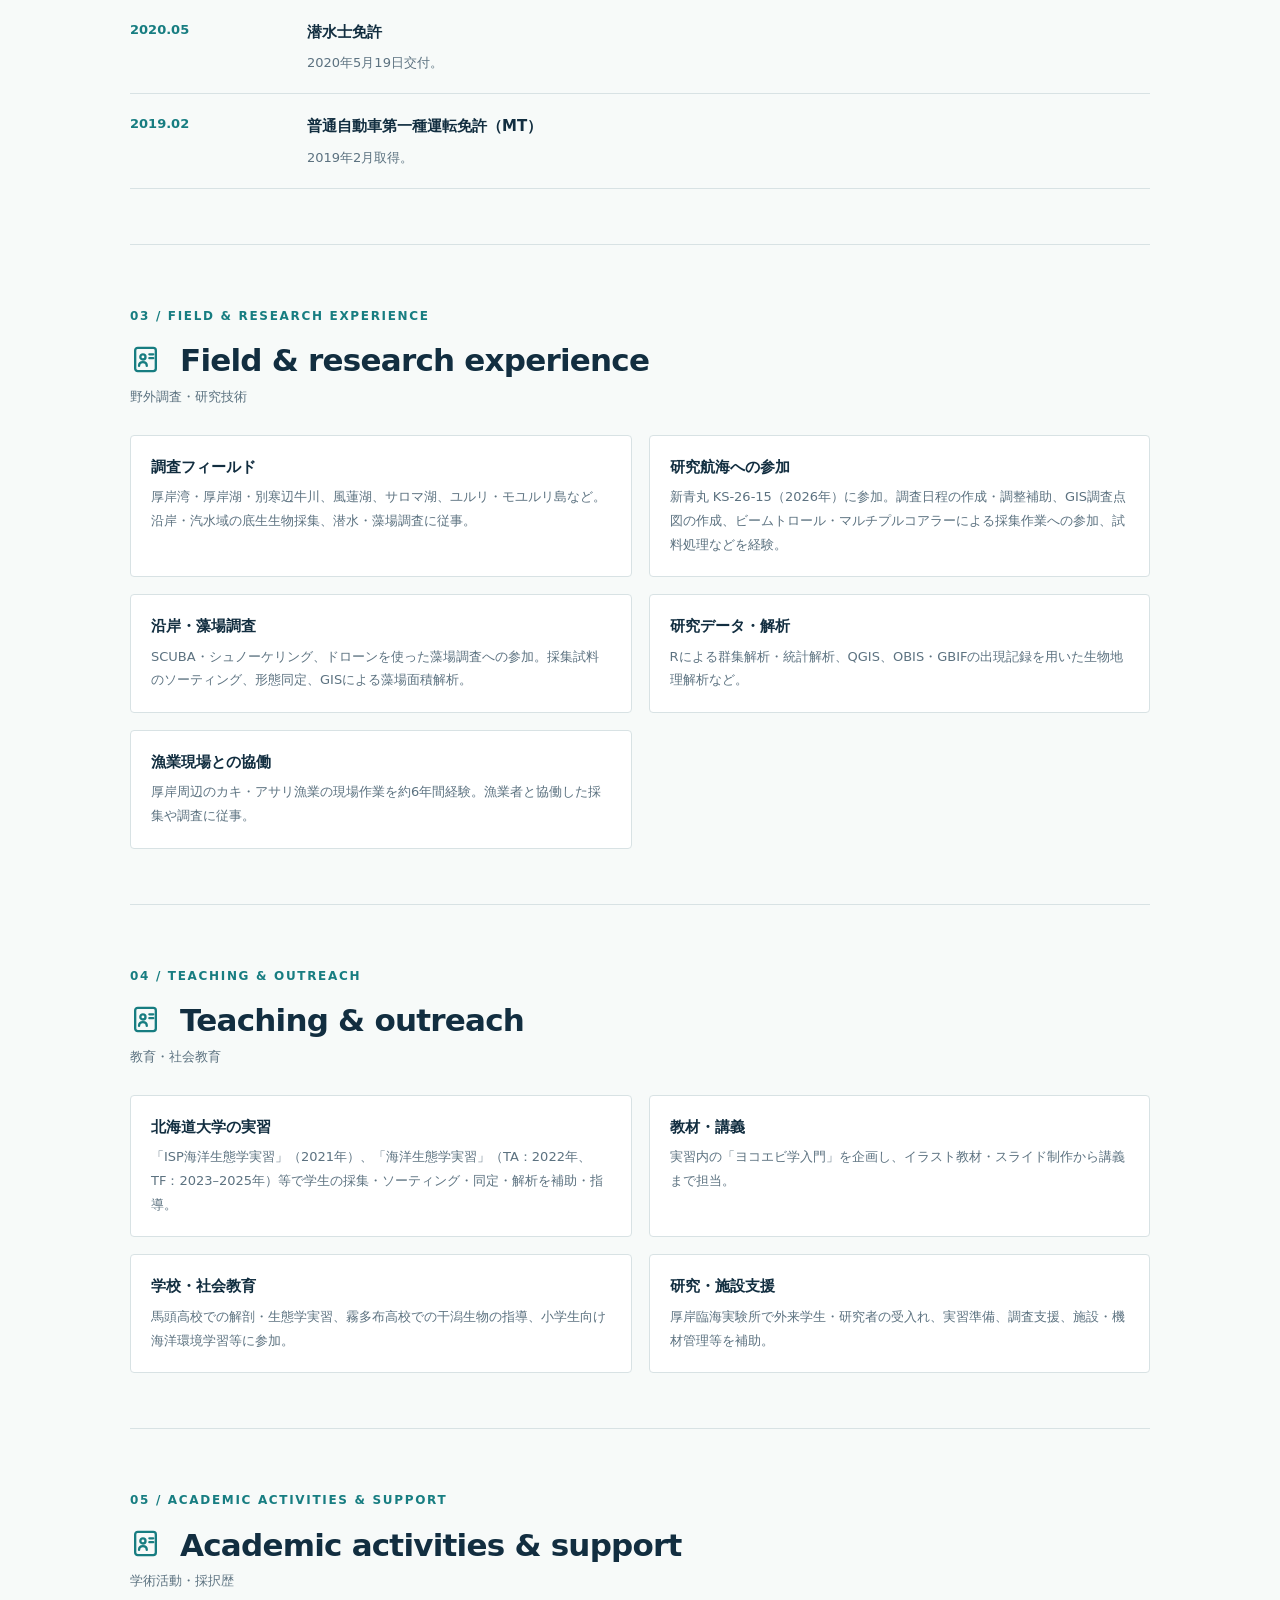
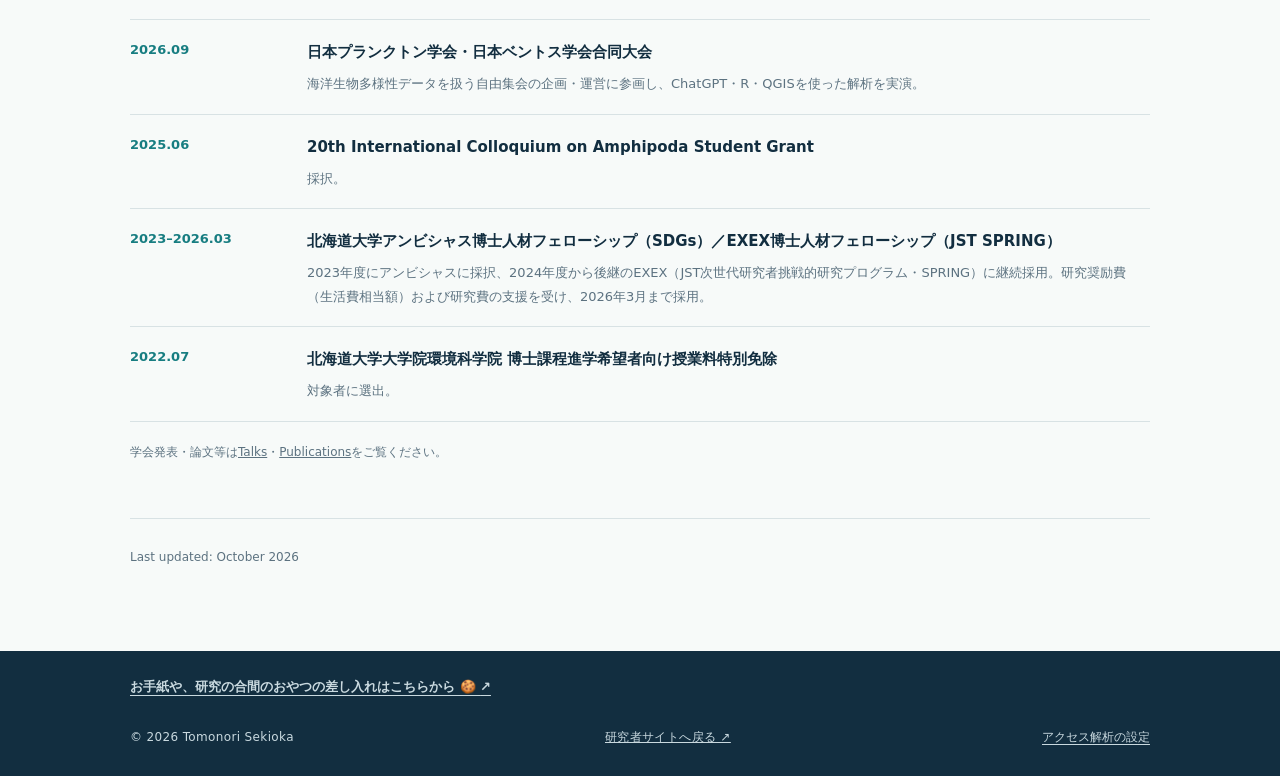
<file: cv.html>
<!doctype html>
<html lang="ja">
<head><meta charset="utf-8"><meta name="viewport" content="width=device-width, initial-scale=1">
<meta name="color-scheme" content="light dark"><meta name="theme-color" content="#f7faf9">
<meta name="description" content="関岡寛知のCV。学歴・職歴、資格、フィールド・研究技術、教育・学術活動。">
<link rel="canonical" href="https://tomonorisekioka.github.io/cv.html">
<link rel="icon" href="favicon.svg" type="image/svg+xml">
<title>Curriculum Vitae | Tomonori Sekioka</title>
<script>(function(){try{var t=localStorage.getItem('ts-theme');if(t==='light'||t==='dark')document.documentElement.setAttribute('data-theme',t);}catch(e){}})();</script>
<link rel="stylesheet" href="style.css?v=20261020-ga4-2"><script defer src="analytics.js?v=20261020-ga4-2"></script>
</head>
<body><a class="skip-link" href="#main">本文へスキップ</a>
<header class="site-header"><div class="wrap nav"><a class="wordmark" href="index.html" aria-label="ホーム">TS<span class="dot">.</span></a>
<nav aria-label="CVページの案内">
<a href="index.html"><span>← Home</span></a>
<a href="#career"><svg class="nav-icon" viewBox="0 0 24 24" fill="none" stroke="currentColor" stroke-width="1.8" stroke-linecap="round" stroke-linejoin="round" aria-hidden="true"><rect x="4" y="3" width="16" height="18" rx="2"/><circle cx="10" cy="10" r="2"/><path d="M7 17c0-2 1-3 3-3s3 1 3 3M15 8h3m-3 3h3"/></svg><span>Career</span></a>
<a href="#qualifications"><svg class="nav-icon" viewBox="0 0 24 24" fill="none" stroke="currentColor" stroke-width="1.8" stroke-linecap="round" stroke-linejoin="round" aria-hidden="true"><rect x="4" y="3" width="16" height="18" rx="2"/><circle cx="10" cy="10" r="2"/><path d="M7 17c0-2 1-3 3-3s3 1 3 3M15 8h3m-3 3h3"/></svg><span>Licenses</span></a>
<a href="#fieldwork"><svg class="nav-icon" viewBox="0 0 24 24" fill="none" stroke="currentColor" stroke-width="1.8" stroke-linecap="round" stroke-linejoin="round" aria-hidden="true"><rect x="4" y="3" width="16" height="18" rx="2"/><circle cx="10" cy="10" r="2"/><path d="M7 17c0-2 1-3 3-3s3 1 3 3M15 8h3m-3 3h3"/></svg><span>Fieldwork</span></a>
<a href="#academic-activities"><svg class="nav-icon" viewBox="0 0 24 24" fill="none" stroke="currentColor" stroke-width="1.8" stroke-linecap="round" stroke-linejoin="round" aria-hidden="true"><rect x="4" y="3" width="16" height="18" rx="2"/><circle cx="10" cy="10" r="2"/><path d="M7 17c0-2 1-3 3-3s3 1 3 3M15 8h3m-3 3h3"/></svg><span>Activities</span></a>
<a href="game.html"><span>Game ↗</span></a>
</nav><details class="theme-menu" id="theme-menu">
<summary aria-label="表示テーマを選択" title="表示テーマを選択"><span class="theme-glyph" aria-hidden="true">◐</span><span id="theme-current">Auto</span><span class="theme-chevron" aria-hidden="true">⌄</span></summary>
<div class="theme-options" role="group" aria-label="表示テーマ"><button type="button" data-theme-option="auto" aria-pressed="true">Auto · OSに合わせる</button><button type="button" data-theme-option="light" aria-pressed="false">☀ Light</button><button type="button" data-theme-option="dark" aria-pressed="false">☾ Dark</button></div>
</details></div></header>
<main id="main" class="wrap cv-page"><div class="cv-intro"><p class="eyebrow">ACADEMIC PROFILE · FIELD EXPERIENCE</p>
<h1><svg class="heading-icon" viewBox="0 0 24 24" fill="none" stroke="currentColor" stroke-width="1.8" stroke-linecap="round" stroke-linejoin="round" aria-hidden="true"><rect x="4" y="3" width="16" height="18" rx="2"/><circle cx="10" cy="10" r="2"/><path d="M7 17c0-2 1-3 3-3s3 1 3 3M15 8h3m-3 3h3"/></svg> Curriculum Vitae <span>経歴・資格</span></h1><p><strong>関岡 寛知</strong> <span lang="en">/ Tomonori Sekioka</span></p>
<p class="cv-intro-note">北海道大学大学院環境科学院 博士後期課程。厚岸臨海実験所を拠点に海洋底生生態学・生物地理学を研究。2026年12月、博士学位取得見込み。</p></div>
<section class="cv-block" id="career"><p class="section-number">01 / EDUCATION & CAREER</p><h2><svg class="heading-icon" viewBox="0 0 24 24" fill="none" stroke="currentColor" stroke-width="1.8" stroke-linecap="round" stroke-linejoin="round" aria-hidden="true"><rect x="4" y="3" width="16" height="18" rx="2"/><circle cx="10" cy="10" r="2"/><path d="M7 17c0-2 1-3 3-3s3 1 3 3M15 8h3m-3 3h3"/></svg> Education & career <span>学歴・職歴</span></h2><h3>Education <span>学歴</span></h3><div class="cv-timeline"><article><time>2023.04–現在</time><div><strong>北海道大学大学院 環境科学院 生物圏科学専攻 博士後期課程</strong><p>底生ヨコエビ類の水平・鉛直分布と生物地理学的属性の研究。2026年12月に博士学位取得見込み。</p></div></article><article><time>2021.04–2023.03</time><div><strong>北海道大学大学院 環境科学院 生物圏科学専攻 修士課程</strong><p>修了（修士）。太平洋西部亜寒帯域におけるヨコエビ類群集の研究。</p></div></article><article><time>2016.04–2021.03</time><div><strong>北海道大学 水産学部</strong><p>卒業（学士）。</p></div></article></div><h3>Appointments <span>職歴・研究支援</span></h3><div class="cv-timeline"><article><time>2026.04–08</time><div><strong>北海道大学 北方生物圏フィールド科学センター 学術研究員</strong><p>J-PEAKS関連の沿岸生態系の調査・GIS解析等に従事。</p></div></article><article><time>2018–2025</time><div><strong>研究・実習支援（断続的な任用）</strong><p>北海道大学の短期支援員・RA、理学部等のTA・TFとして研究業務・学生実習を補助。</p></div></article></div><p class="cv-footnote">短期支援員・TA・TF・RAは断続的な勤務であり、連続雇用ではありません。</p></section>
<section class="cv-block" id="qualifications"><p class="section-number">02 / QUALIFICATIONS & LICENSES</p><h2><svg class="heading-icon" viewBox="0 0 24 24" fill="none" stroke="currentColor" stroke-width="1.8" stroke-linecap="round" stroke-linejoin="round" aria-hidden="true"><rect x="4" y="3" width="16" height="18" rx="2"/><circle cx="10" cy="10" r="2"/><path d="M7 17c0-2 1-3 3-3s3 1 3 3M15 8h3m-3 3h3"/></svg> Qualifications & licenses <span>資格・免許</span></h2><div class="cv-timeline"><article><time>2025.10</time><div><strong>JUDF Advanced Open Water Diver</strong><p>2025年10月3日取得。</p></div></article><article><time>2020.05</time><div><strong>潜水士免許</strong><p>2020年5月19日交付。</p></div></article><article><time>2019.02</time><div><strong>普通自動車第一種運転免許（MT）</strong><p>2019年2月取得。</p></div></article></div></section>
<section class="cv-block" id="fieldwork"><p class="section-number">03 / FIELD & RESEARCH EXPERIENCE</p><h2><svg class="heading-icon" viewBox="0 0 24 24" fill="none" stroke="currentColor" stroke-width="1.8" stroke-linecap="round" stroke-linejoin="round" aria-hidden="true"><rect x="4" y="3" width="16" height="18" rx="2"/><circle cx="10" cy="10" r="2"/><path d="M7 17c0-2 1-3 3-3s3 1 3 3M15 8h3m-3 3h3"/></svg> Field & research experience <span>野外調査・研究技術</span></h2><div class="cv-detail-grid"><article><h3>調査フィールド</h3><p>厚岸湾・厚岸湖・別寒辺牛川、風蓮湖、サロマ湖、ユルリ・モユルリ島など。沿岸・汽水域の底生生物採集、潜水・藻場調査に従事。</p></article><article><h3>研究航海への参加</h3><p>新青丸 KS-26-15（2026年）に参加。調査日程の作成・調整補助、GIS調査点図の作成、ビームトロール・マルチプルコアラーによる採集作業への参加、試料処理などを経験。</p></article><article><h3>沿岸・藻場調査</h3><p>SCUBA・シュノーケリング、ドローンを使った藻場調査への参加。採集試料のソーティング、形態同定、GISによる藻場面積解析。</p></article><article><h3>研究データ・解析</h3><p>Rによる群集解析・統計解析、QGIS、OBIS・GBIFの出現記録を用いた生物地理解析など。</p></article><article><h3>漁業現場との協働</h3><p>厚岸周辺のカキ・アサリ漁業の現場作業を約6年間経験。漁業者と協働した採集や調査に従事。</p></article></div></section>
<section class="cv-block" id="teaching-experience"><p class="section-number">04 / TEACHING & OUTREACH</p><h2><svg class="heading-icon" viewBox="0 0 24 24" fill="none" stroke="currentColor" stroke-width="1.8" stroke-linecap="round" stroke-linejoin="round" aria-hidden="true"><rect x="4" y="3" width="16" height="18" rx="2"/><circle cx="10" cy="10" r="2"/><path d="M7 17c0-2 1-3 3-3s3 1 3 3M15 8h3m-3 3h3"/></svg> Teaching & outreach <span>教育・社会教育</span></h2><div class="cv-detail-grid"><article><h3>北海道大学の実習</h3><p>「ISP海洋生態学実習」（2021年）、「海洋生態学実習」（TA：2022年、TF：2023–2025年）等で学生の採集・ソーティング・同定・解析を補助・指導。</p></article><article><h3>教材・講義</h3><p>実習内の「ヨコエビ学入門」を企画し、イラスト教材・スライド制作から講義まで担当。</p></article><article><h3>学校・社会教育</h3><p>馬頭高校での解剖・生態学実習、霧多布高校での干潟生物の指導、小学生向け海洋環境学習等に参加。</p></article><article><h3>研究・施設支援</h3><p>厚岸臨海実験所で外来学生・研究者の受入れ、実習準備、調査支援、施設・機材管理等を補助。</p></article></div></section>
<section class="cv-block" id="academic-activities"><p class="section-number">05 / ACADEMIC ACTIVITIES & SUPPORT</p><h2><svg class="heading-icon" viewBox="0 0 24 24" fill="none" stroke="currentColor" stroke-width="1.8" stroke-linecap="round" stroke-linejoin="round" aria-hidden="true"><rect x="4" y="3" width="16" height="18" rx="2"/><circle cx="10" cy="10" r="2"/><path d="M7 17c0-2 1-3 3-3s3 1 3 3M15 8h3m-3 3h3"/></svg> Academic activities & support <span>学術活動・採択歴</span></h2><div class="cv-timeline"><article><time>2026.09</time><div><strong>日本プランクトン学会・日本ベントス学会合同大会</strong><p>海洋生物多様性データを扱う自由集会の企画・運営に参画し、ChatGPT・R・QGISを使った解析を実演。</p></div></article><article><time>2025.06</time><div><strong>20th International Colloquium on Amphipoda Student Grant</strong><p>採択。</p></div></article><article><time>2023–2026.03</time><div><strong>北海道大学アンビシャス博士人材フェローシップ（SDGs）／EXEX博士人材フェローシップ（JST SPRING）</strong><p>2023年度にアンビシャスに採択、2024年度から後継のEXEX（JST次世代研究者挑戦的研究プログラム・SPRING）に継続採用。研究奨励費（生活費相当額）および研究費の支援を受け、2026年3月まで採用。</p></div></article><article><time>2022.07</time><div><strong>北海道大学大学院環境科学院 博士課程進学希望者向け授業料特別免除</strong><p>対象者に選出。</p></div></article></div><p class="cv-footnote">学会発表・論文等は<a href="index.html#presentations">Talks</a>・<a href="index.html#publications">Publications</a>をご覧ください。</p></section>
<p class="cv-update">Last updated: October 2026</p></main>
<footer class="footer"><div class="wrap footer-support"><a href="https://ofuse.me/28787345" target="_blank" rel="noopener noreferrer">お手紙や、研究の合間のおやつの差し入れはこちらから 🍪 <span aria-hidden="true">↗</span></a></div><div class="wrap footer-inner"><span>© 2026 Tomonori Sekioka</span><a href="index.html">研究者サイトへ戻る ↗</a></div></footer>
<script>(function(){const menu=document.getElementById('theme-menu'),display=document.getElementById('theme-current');const opts=[...document.querySelectorAll('[data-theme-option]')];function refresh(){const setting=document.documentElement.getAttribute('data-theme')||'auto';display.textContent={auto:'Auto',light:'Light',dark:'Dark'}[setting];opts.forEach(b=>b.setAttribute('aria-pressed',String(b.dataset.themeOption===setting)));}opts.forEach(b=>b.addEventListener('click',()=>{const c=b.dataset.themeOption;if(c==='auto'){document.documentElement.removeAttribute('data-theme');try{localStorage.removeItem('ts-theme');}catch(e){}}else{document.documentElement.setAttribute('data-theme',c);try{localStorage.setItem('ts-theme',c);}catch(e){}}refresh();menu.open=false;}));document.addEventListener('click',e=>{if(menu.open&&!menu.contains(e.target))menu.open=false;});refresh();})();</script>
</body></html>
</file>
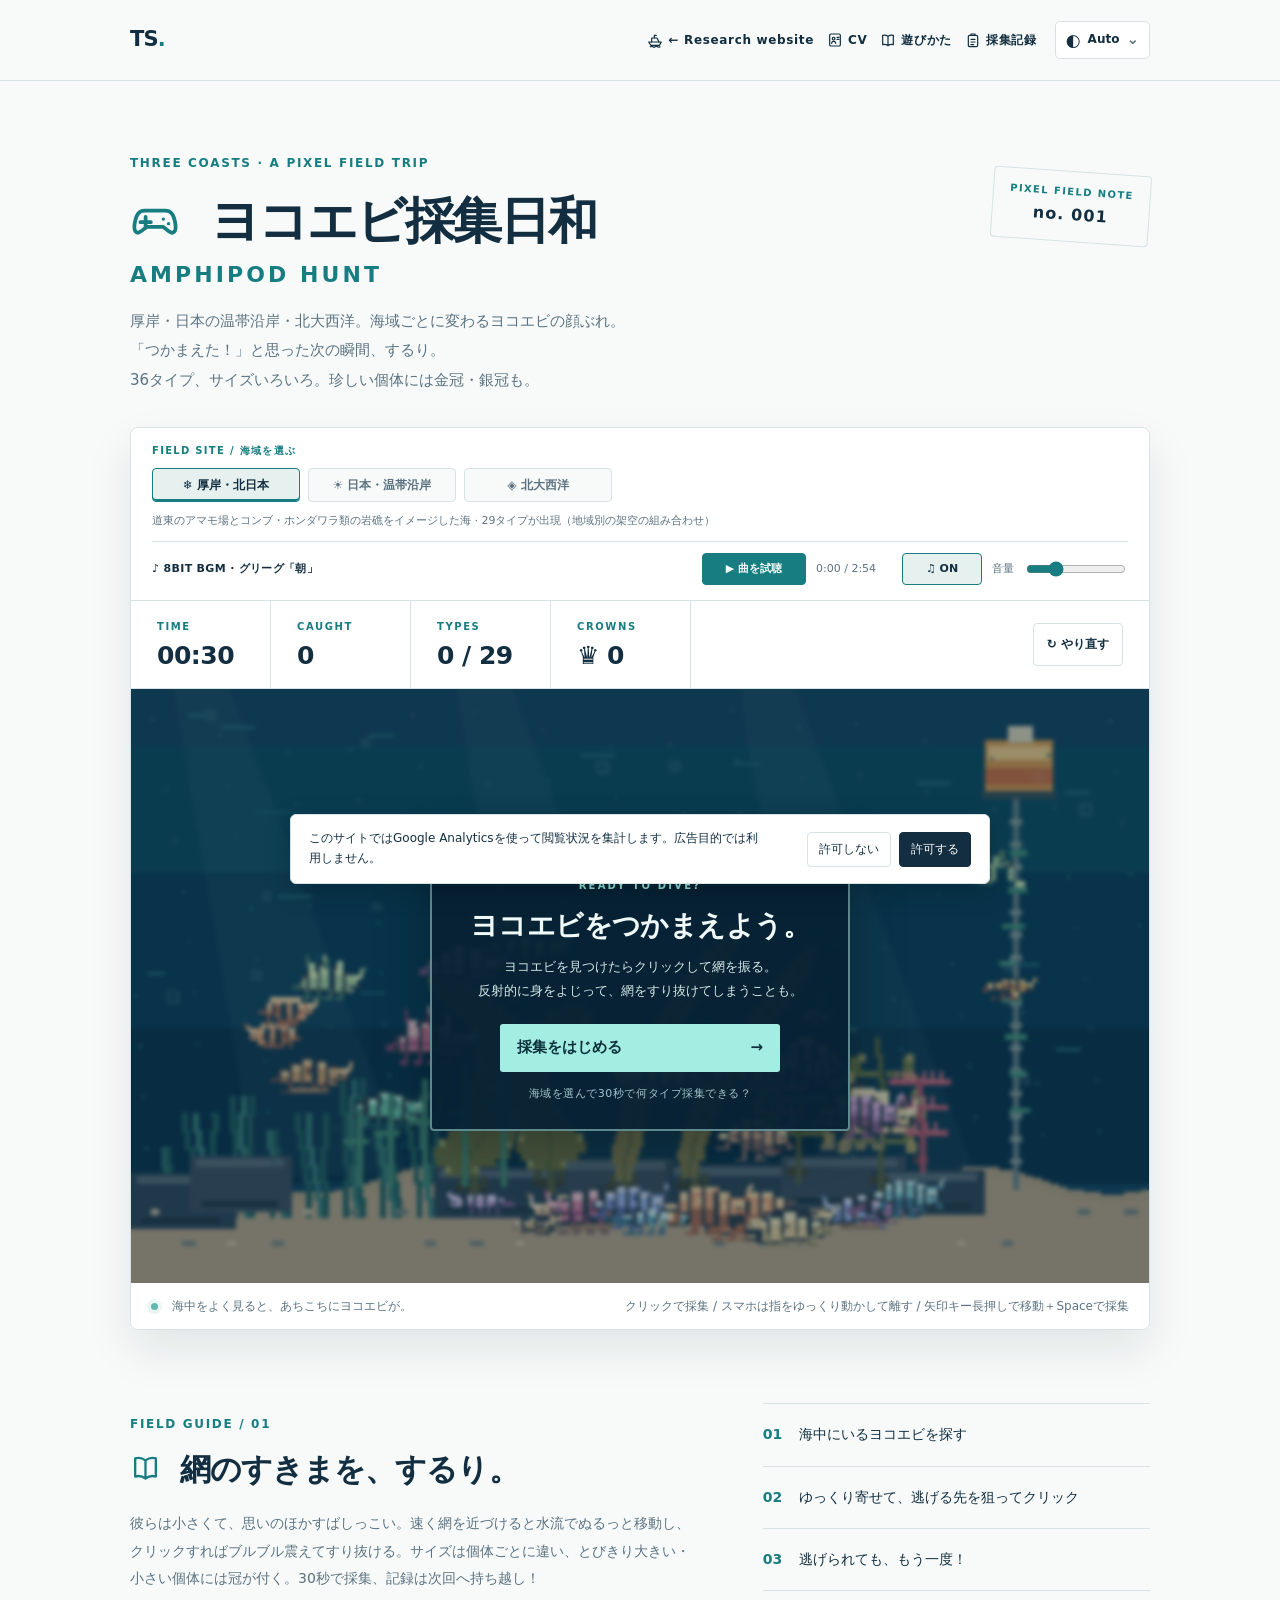
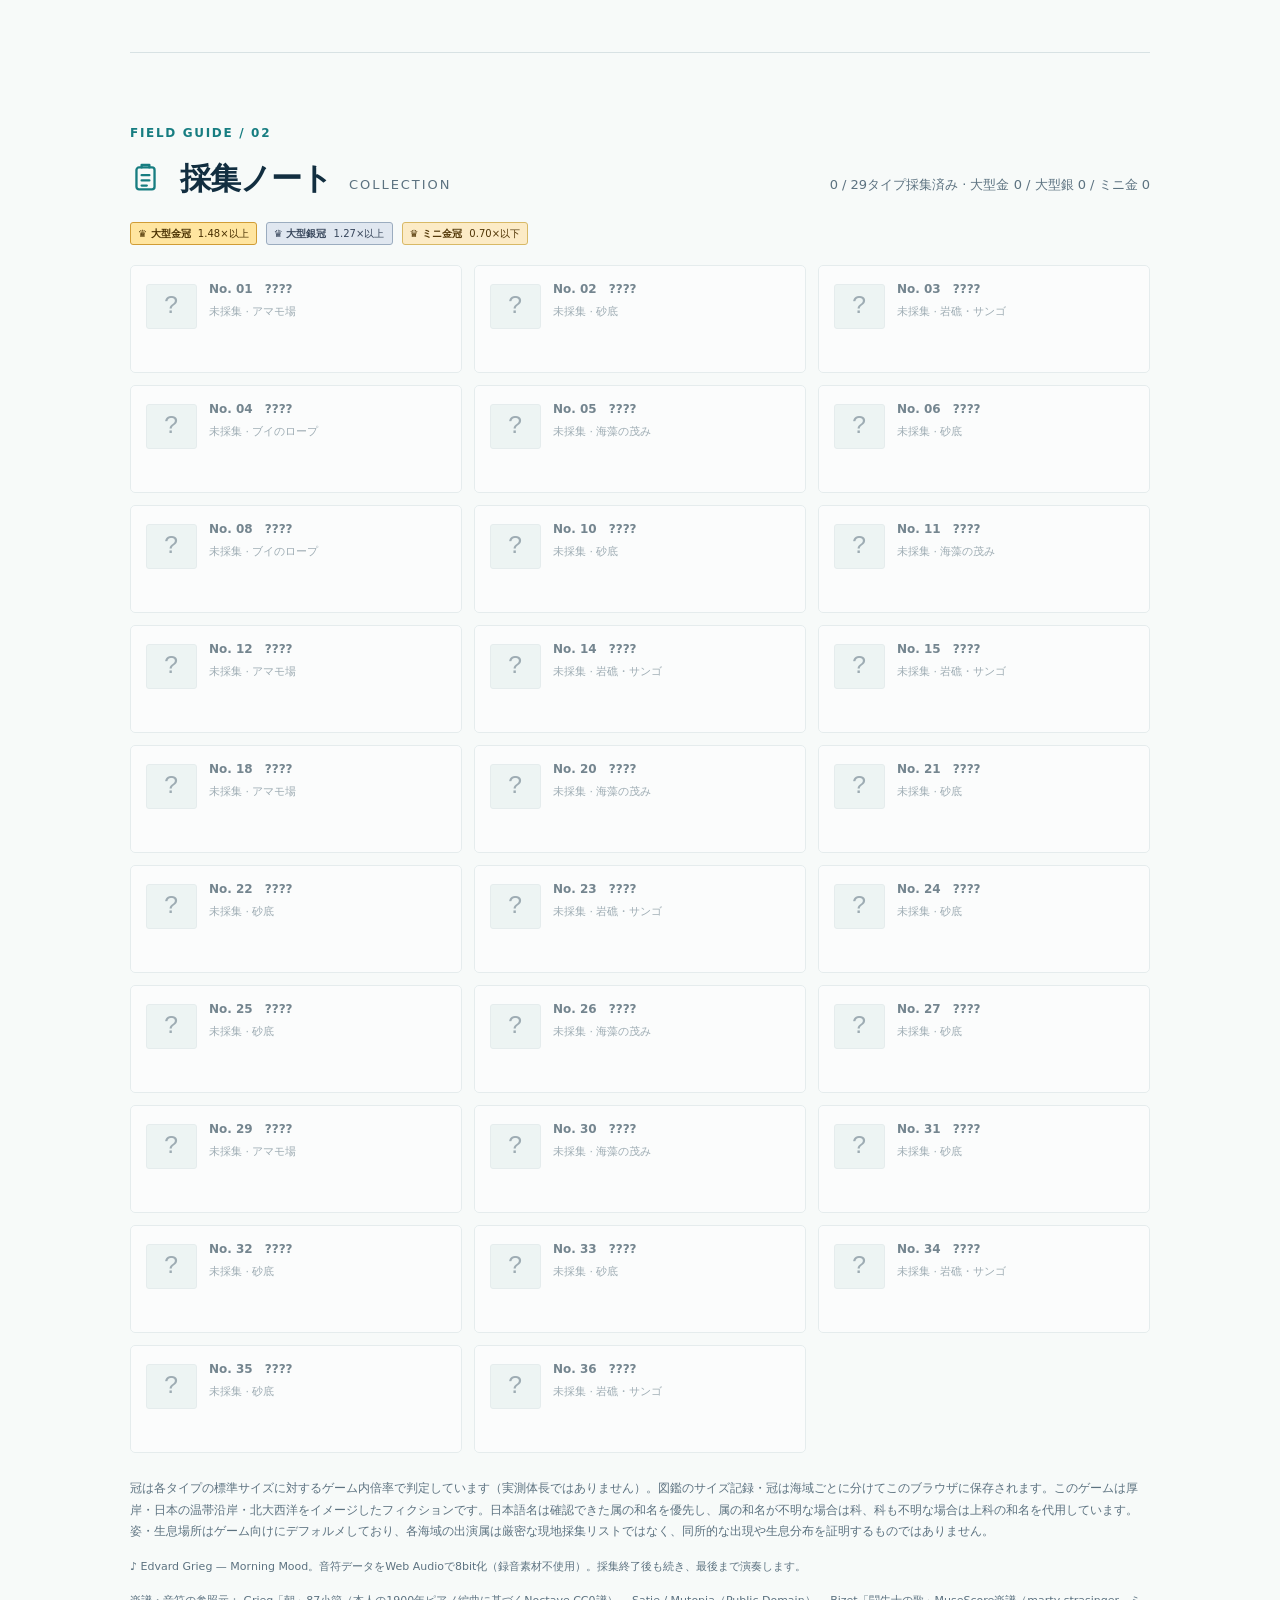
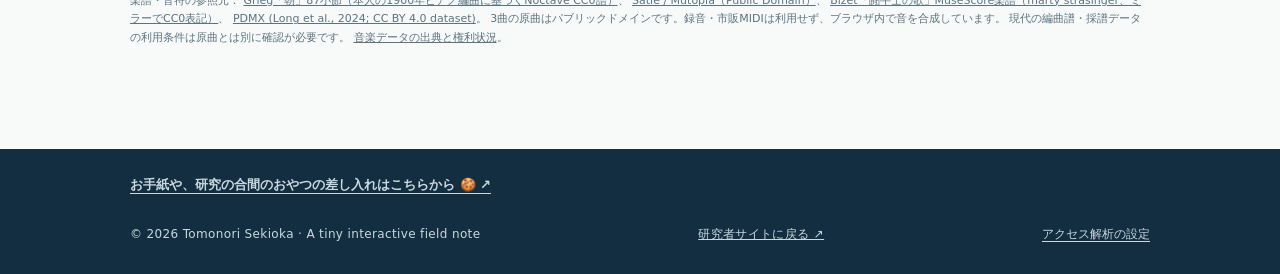
<file: game.html>
<!doctype html>
<html lang="ja">
<head>
  <meta charset="utf-8">
  <meta name="viewport" content="width=device-width, initial-scale=1">
  <meta name="color-scheme" content="light dark">
  <meta name="theme-color" content="#101e28">
  <meta name="description" content="海藻、砂底、岩礁、ブイの周りに隠れるドット絵のヨコエビを採集するミニゲーム。クリックするとブルブル震えてすり抜ける！">
  <link rel="canonical" href="https://tomonorisekioka.github.io/game.html">
  <link rel="icon" href="favicon.svg" type="image/svg+xml">
  <title>ヨコエビ採集日和 | Tomonori Sekioka</title>
  <script>
    (function () {
      try {
        var theme = localStorage.getItem('ts-theme');
        if (theme === 'light' || theme === 'dark') document.documentElement.setAttribute('data-theme', theme);
      } catch (_) {}
    })();
  </script>
  <link rel="stylesheet" href="style.css?v=20261020-ga4-2">
  <link rel="stylesheet" href="game.css?v=20261017-controls-scenes1">
  <script defer src="game-morning-cc0.js?v=20261017-cc0piano1"></script>
  <script defer src="game-carmen-pdmx.js?v=20261017-pdmx1"></script>
  <script defer src="game-music-data.js?v=20261017-pdmx1"></script>
  <script defer src="game-music.js?v=20261019-catch1"></script>
  <script defer src="game.js?v=20261020-game-events1"></script>
<script defer src="analytics.js?v=20261020-game-events1"></script>
</head>
<body>
  <a class="skip-link" href="#play">ゲームへスキップ</a>
  <header class="site-header">
    <div class="wrap nav">
      <a class="wordmark" href="index.html" aria-label="研究者サイトに戻る">TS<span class="dot">.</span></a>
      <nav aria-label="ゲームページの案内">
          <a href="index.html"><svg class="nav-icon" viewBox="0 0 24 24" fill="none" stroke="currentColor" stroke-width="1.8" stroke-linecap="round" stroke-linejoin="round" aria-hidden="true"><path d="M2.5 15h19l-3 5H6l-3.5-5Z"/><path d="M7 15V9h8l3 6"/><path d="M11 9V5h3"/><path d="M5 22c1.2-.8 2.4-.8 3.6 0s2.4.8 3.6 0 2.4-.8 3.6 0 2.4.8 3.6 0"/></svg><span>← Research website</span></a>
          <a href="cv.html"><svg class="nav-icon" viewBox="0 0 24 24" fill="none" stroke="currentColor" stroke-width="1.8" stroke-linecap="round" stroke-linejoin="round" aria-hidden="true"><rect x="4" y="3" width="16" height="18" rx="2"/><circle cx="10" cy="10" r="2"/><path d="M7 17c0-2 1-3 3-3s3 1 3 3M15 8h3m-3 3h3"/></svg><span>CV</span></a>
          <a href="#guide"><svg class="nav-icon" viewBox="0 0 24 24" fill="none" stroke="currentColor" stroke-width="1.8" stroke-linecap="round" stroke-linejoin="round" aria-hidden="true"><path d="M12 6.5c-2.6-1.9-5.3-2.3-8-1.5v14c2.7-.8 5.4-.4 8 1.5V6.5Zm0 0c2.6-1.9 5.3-2.3 8-1.5v14c-2.7-.8-5.4-.4-8 1.5V6.5Z"/></svg><span>遊びかた</span></a>
          <a href="#collection"><svg class="nav-icon" viewBox="0 0 24 24" fill="none" stroke="currentColor" stroke-width="1.8" stroke-linecap="round" stroke-linejoin="round" aria-hidden="true"><rect x="5" y="5" width="14" height="17" rx="2"/><path d="M9 5V3h6v2M9 11h6m-6 4h6m-6 4h4"/></svg><span>採集記録</span></a>
      </nav>
      <details class="theme-menu" id="theme-menu">
        <summary aria-label="表示テーマを選択" title="表示テーマを選択"><span class="theme-glyph" aria-hidden="true">◐</span><span id="theme-current">Auto</span><span class="theme-chevron" aria-hidden="true">⌄</span></summary>
        <div class="theme-options" role="group" aria-label="表示テーマ">
          <button type="button" data-theme-option="auto" aria-pressed="true">Auto · OSに合わせる</button>
          <button type="button" data-theme-option="light" aria-pressed="false">☀ Light</button>
          <button type="button" data-theme-option="dark" aria-pressed="false">☾ Dark</button>
        </div>
      </details>
    </div>
  </header>
  <main class="wrap game-main" id="play">
    <div class="game-heading">
      <div>
        <p class="eyebrow">THREE COASTS · A PIXEL FIELD TRIP</p>
        <h1><svg class="heading-icon" viewBox="0 0 24 24" fill="none" stroke="currentColor" stroke-width="1.8" stroke-linecap="round" stroke-linejoin="round" aria-hidden="true"><path d="M7 8.5h10c2.9 0 4 2 4.7 5.8.7 4.2-.7 5.8-3.1 4l-2.6-2H8l-2.6 2c-2.4 1.8-3.8.2-3.1-4C3 10.5 4.1 8.5 7 8.5Z"/><path d="M7.5 11.5v5m-2.5-2.5h5"/><circle cx="16" cy="12.5" r=".8" fill="currentColor" stroke="none"/><circle cx="18.5" cy="14.7" r=".8" fill="currentColor" stroke="none"/></svg> ヨコエビ採集日和 <span>AMPHIPOD HUNT</span></h1>
        <p class="game-subtitle">厚岸・日本の温帯沿岸・北大西洋。海域ごとに変わるヨコエビの顔ぶれ。<br>「つかまえた！」と思った次の瞬間、するり。<br>36タイプ、サイズいろいろ。珍しい個体には金冠・銀冠も。</p>
      </div>
      <p class="game-stamp">PIXEL FIELD NOTE <span>no. 001</span></p>
    </div>
    <section class="game-station" aria-label="ヨコエビ採集ゲーム">
      <div class="region-selector" role="group" aria-label="海域の切り替え">
        <span class="region-selector-label">FIELD SITE / 海域を選ぶ</span>
        <div class="region-buttons">
          <button type="button" data-region="akkeshi" aria-pressed="true">❄ 厚岸・北日本</button>
          <button type="button" data-region="temperate" aria-pressed="false">☀ 日本・温帯沿岸</button>
          <button type="button" data-region="atlantic" aria-pressed="false">◈ 北大西洋</button>
        </div>
        <p id="region-description">亜寒帯と温帯の境界をイメージした海 · 29タイプが出現</p>
        <div class="music-controls" role="group" aria-label="BGM設定">
          <span class="music-label" id="music-label">♪ 8BIT BGM · グリーグ「朝」</span>
          <button type="button" id="music-play" aria-pressed="false" aria-label="曲を試聴する">▶ 曲を試聴</button>
          <span id="music-progress" class="music-progress" aria-live="off">0:00 / 2:54</span>
          <button type="button" id="music-refrain" hidden aria-label="闘牛士の歌の有名な主題から再生">♪ サビから試聴</button>
          <button type="button" id="music-toggle" aria-pressed="true" aria-label="BGMをミュートする">♫ ON</button>
          <label for="music-volume">音量</label>
          <input type="range" id="music-volume" min="0" max="100" value="26" step="1" aria-label="BGMの音量">
        </div>
      </div>
      <div class="game-bar">
        <div class="game-stat"><span>TIME</span><strong id="time-display">00:30</strong></div>
        <div class="game-stat"><span>CAUGHT</span><strong id="catch-display">0</strong></div>
        <div class="game-stat"><span>TYPES</span><strong id="species-display">0 / 29</strong></div>
        <div class="game-stat"><span>CROWNS</span><strong id="crown-display">♛ 0</strong></div>
        <div class="game-stat game-stat-action"><button class="game-small-button" type="button" id="restart-button">↻ やり直す</button></div>
      </div>
      <div class="sea-stage" id="sea-stage">
        <canvas id="sea" width="720" height="420" tabindex="0" aria-label="海中のドット絵。海の中のヨコエビをクリック、または矢印キーで狙いを動かしてスペースキーで採集します。">海の中にいるヨコエビをクリックして採集するゲームです。</canvas>
        <div class="game-overlay" id="game-overlay">
          <div class="overlay-card">
            <span class="overlay-eyebrow" id="overlay-kicker">READY TO DIVE?</span>
            <h2 id="overlay-title">ヨコエビをつかまえよう。</h2>
            <p id="overlay-text">ヨコエビを見つけたらクリックして網を振る。<br>反射的に身をよじって、網をすり抜けてしまうことも。</p>
            <button type="button" class="game-start" id="play-button">採集をはじめる <span aria-hidden="true">→</span></button>
            <p class="overlay-small" id="overlay-hint">海域を選んで30秒で何タイプ採集できる？</p>
          </div>
        </div>
        <div id="game-toast" class="game-toast" role="status" aria-live="polite"></div>
      </div>
      <div class="game-bottom"><span><span class="sea-indicator" aria-hidden="true"></span> 海中をよく見ると、あちこちにヨコエビが。</span><span>クリックで採集 / スマホは指をゆっくり動かして離す <span aria-hidden="true">/</span> 矢印キー長押しで移動＋Spaceで採集</span></div>
    </section>

    <section class="game-guide" id="guide">
      <div>
        <p class="section-number">FIELD GUIDE / 01</p>
        <h2><svg class="heading-icon" viewBox="0 0 24 24" fill="none" stroke="currentColor" stroke-width="1.8" stroke-linecap="round" stroke-linejoin="round" aria-hidden="true"><path d="M12 6.5c-2.6-1.9-5.3-2.3-8-1.5v14c2.7-.8 5.4-.4 8 1.5V6.5Zm0 0c2.6-1.9 5.3-2.3 8-1.5v14c-2.7-.8-5.4-.4-8 1.5V6.5Z"/></svg> 網のすきまを、するり。</h2>
        <p>彼らは小さくて、思いのほかすばしっこい。速く網を近づけると水流でぬるっと移動し、クリックすればブルブル震えてすり抜ける。サイズは個体ごとに違い、とびきり大きい・小さい個体には冠が付く。30秒で採集、記録は次回へ持ち越し！</p>
      </div>
      <div class="guide-tips">
        <p><strong>01</strong> 海中にいるヨコエビを探す</p>
        <p><strong>02</strong> ゆっくり寄せて、逃げる先を狙ってクリック</p>
        <p><strong>03</strong> 逃げられても、もう一度！</p>
      </div>
    </section>
    <section class="collection" id="collection">
      <div class="collection-heading">
        <div><p class="section-number">FIELD GUIDE / 02</p><h2><svg class="heading-icon" viewBox="0 0 24 24" fill="none" stroke="currentColor" stroke-width="1.8" stroke-linecap="round" stroke-linejoin="round" aria-hidden="true"><rect x="5" y="5" width="14" height="17" rx="2"/><path d="M9 5V3h6v2M9 11h6m-6 4h6m-6 4h4"/></svg> 採集ノート <span>COLLECTION</span></h2></div>
        <p id="collection-progress">まだ採集した個体はいません。</p>
      </div>
      <div class="crown-legend" aria-label="サイズ冠の種類">
        <span class="crown-badge gold">♛ 大型金冠 <small>1.48×以上</small></span>
        <span class="crown-badge silver">♛ 大型銀冠 <small>1.27×以上</small></span>
        <span class="crown-badge mini">♛ ミニ金冠 <small>0.70×以下</small></span>
      </div>
      <div class="collection-grid" id="collection-grid" aria-label="選択した海域の採集図鑑"></div>
      <p class="collection-note">冠は各タイプの標準サイズに対するゲーム内倍率で判定しています（実測体長ではありません）。図鑑のサイズ記録・冠は海域ごとに分けてこのブラウザに保存されます。このゲームは厚岸・日本の温帯沿岸・北大西洋をイメージしたフィクションです。日本語名は確認できた属の和名を優先し、属の和名が不明な場合は科、科も不明な場合は上科の和名を代用しています。姿・生息場所はゲーム向けにデフォルメしており、各海域の出演属は厳密な現地採集リストではなく、同所的な出現や生息分布を証明するものではありません。</p>
      <p class="music-credit" id="music-credit">♪ 海域別の8bit演奏。グリーグ「朝」（87小節）／サティ「ジムノペディ第1番」（78小節・両手譜面準拠）／ビゼー「闘牛士の歌」（PDMX由来・約5分18秒）。録音素材は使用していません。</p>
      <p class="music-credit">楽譜・音符の参照元：
        <a href="https://noctavepiano.com/en/sheet-music/grieg-au-matin/" target="_blank" rel="noopener noreferrer">Grieg「朝」87小節（本人の1900年ピアノ編曲に基づくNoctave CC0譜）</a>、
        <a href="https://github.com/MutopiaProject/MutopiaProject/blob/master/ftp/SatieE/gymnopedie_1/gymnopedie_1.ly" target="_blank" rel="noopener noreferrer">Satie / Mutopia（Public Domain）</a>、
        <a href="https://musescore.com/user/340306/scores/2274466" target="_blank" rel="noopener noreferrer">Bizet「闘牛士の歌」MuseScore楽譜（marty strasinger、ミラーでCC0表記）</a>、
        <a href="https://zenodo.org/records/15571083" target="_blank" rel="noopener noreferrer">PDMX (Long et al., 2024; CC BY 4.0 dataset)</a>。
        3曲の原曲はパブリックドメインです。録音・市販MIDIは利用せず、ブラウザ内で音を合成しています。
        現代の編曲譜・採譜データの利用条件は原曲とは別に確認が必要です。
        <a href="https://github.com/tomonorisekioka/tomonorisekioka.github.io/blob/main/MUSIC_SOURCES.md" target="_blank" rel="noopener noreferrer">音楽データの出典と権利状況</a>。</p>
    </section>
  </main>
  <footer class="footer">
    <div class="wrap footer-support">
      <a href="https://ofuse.me/28787345" target="_blank" rel="noopener noreferrer">お手紙や、研究の合間のおやつの差し入れはこちらから 🍪 <span aria-hidden="true">↗</span></a>
    </div>
    <div class="wrap footer-inner"><span>© 2026 Tomonori Sekioka · A tiny interactive field note</span><a href="index.html">研究者サイトに戻る ↗</a></div>
  </footer>
</body>
</html>
</file>
<file: style.css>
:root{color-scheme:light;--ink:#122e40;--muted:#5c7280;--bg:#f7faf9;--line:#d8e2e4;--accent:#177d81;--pale:#e6f1ef;--surface:#fff;--button-bg:#122e40;--button-ink:#fff;--button-hover:#23506b;--footer-bg:#122e40;--footer-ink:#c9d9df}
:root[data-theme="dark"]{color-scheme:dark;--ink:#e7f0f4;--muted:#acbec9;--bg:#101e28;--line:#314753;--accent:#77d7ce;--pale:#1c323b;--surface:#1b2d38;--button-bg:#77d7ce;--button-ink:#0e242a;--button-hover:#a1e5dd;--footer-bg:#09151e;--footer-ink:#c9d9df}
@media(prefers-color-scheme:dark){:root:not([data-theme]){color-scheme:dark;--ink:#e7f0f4;--muted:#acbec9;--bg:#101e28;--line:#314753;--accent:#77d7ce;--pale:#1c323b;--surface:#1b2d38;--button-bg:#77d7ce;--button-ink:#0e242a;--button-hover:#a1e5dd;--footer-bg:#09151e;--footer-ink:#c9d9df}}
*{box-sizing:border-box}html{scroll-behavior:smooth}body{margin:0;color:var(--ink);background:var(--bg);font-family:system-ui,-apple-system,'Segoe UI','Hiragino Kaku Gothic ProN','Noto Sans JP',sans-serif;font-size:16px;line-height:1.8}a{color:inherit}.wrap{max-width:1100px;margin-inline:auto;padding-inline:40px}.skip-link{position:absolute;left:-9999px;top:0}.skip-link:focus{left:10px;z-index:10;background:var(--surface);padding:8px}.site-header{border-bottom:1px solid var(--line);background:var(--bg)}.nav{display:flex;justify-content:space-between;align-items:center;min-height:80px}.wordmark{font-weight:800;font-size:21px;letter-spacing:-.04em;text-decoration:none}.dot{color:var(--accent)}nav{display:flex;gap:22px;flex-wrap:wrap}nav a{font-size:12px;font-weight:650;text-decoration:none;letter-spacing:.055em}nav a:hover,.link-list a:hover{color:var(--accent)}.eyebrow,.section-number{color:var(--accent);font-size:12px;font-weight:750;letter-spacing:.14em}.hero{display:grid;grid-template-columns:minmax(0,1.1fr) minmax(290px,.9fr);gap:46px;align-items:center;padding-top:90px;padding-bottom:95px}.hero-copy{min-width:0}.hero h1{font-size:clamp(34px,3.5vw,49px);letter-spacing:-.05em;line-height:1.3;margin:22px 0 25px}.roman{display:block;font-size:clamp(24px,2.65vw,34px);letter-spacing:-.035em;font-weight:480;margin-top:6px}.affiliation{color:var(--muted);font-size:16px;margin:0 0 13px}.lead{max-width:580px;font-size:clamp(16px,1.75vw,20px);line-height:1.65;font-weight:500;margin:0}.hero-links{display:flex;flex-wrap:wrap;gap:12px;margin-top:35px}.hero-links a{font-size:13px;text-decoration:none;padding:10px 16px;border-radius:3px;font-weight:700}.primary{background:var(--button-bg);color:var(--button-ink)}.primary:hover{background:var(--button-hover)}.secondary{border:1px solid var(--line);background:var(--surface)}.secondary:hover{border-color:var(--accent)}figure{margin:0}.hero-figure{min-width:0;position:relative}.hero-figure img{width:100%;height:auto;display:block;border-radius:4px;background:var(--bg)}.hero-figure figcaption{color:var(--muted);font-size:12px;margin-top:11px}.rule{border-bottom:1px solid var(--line)}.section{padding-top:68px;padding-bottom:74px;border-bottom:1px solid var(--line)}.section h2{font-size:clamp(25px,2.9vw,34px);letter-spacing:-.035em;line-height:1.3;margin:15px 0 32px}.section h2 span{display:block;color:var(--muted);font-size:14px;letter-spacing:0;font-weight:500;margin-top:9px}.body-grid{display:grid;grid-template-columns:1fr 1fr;gap:60px}.body-grid p{margin:0;max-width:500px}.body-grid p[lang=en]{color:var(--muted)}.landscape-figure{margin-top:42px}.landscape-figure img{display:block;width:100%;max-height:360px;object-fit:cover;object-position:50% 62%;border-radius:4px}.landscape-figure figcaption{color:var(--muted);font-size:12px;margin-top:10px}.topic-list{border-top:1px solid var(--line)}.topic{display:grid;grid-template-columns:60px 1fr;gap:12px;padding:23px 0;border-bottom:1px solid var(--line)}.topic-index{color:var(--accent);font-size:13px;font-weight:650}.topic h3{font-size:20px;line-height:1.4;margin:0}.topic p{color:var(--muted);font-size:14px;margin:6px 0 0}.section-intro{color:var(--muted);margin-top:-12px;margin-bottom:30px}.section-intro span[lang=en]{display:block;font-size:13px}.photo-grid{display:grid;grid-template-columns:repeat(2,minmax(0,1fr));gap:26px 22px}.photo-card{min-width:0}.photo-card img{width:100%;height:auto;display:block;border-radius:3px;background:var(--bg)}.photo-card figcaption{font-size:14px;margin-top:10px;line-height:1.5;font-weight:580;overflow-wrap:anywhere}.photo-card small{display:block;color:var(--muted);font-size:12px;font-weight:400;margin-top:3px}.photo-policy-short{font-size:13px;color:var(--muted);margin-top:34px}.photo-policy-short a{margin-left:10px;color:var(--accent)}.activity-grid{display:grid;grid-template-columns:minmax(0,1.4fr) minmax(190px,.6fr);gap:28px;align-items:start}.activity-card img{display:block;width:100%;object-fit:cover;border-radius:4px}.teaching-image img{aspect-ratio:4/3;object-position:50% 43%}.winter-image img{aspect-ratio:1/1;image-rendering:auto}.activity-card figcaption{font-size:13px;color:var(--muted);margin-top:10px;line-height:1.6}.link-list a{display:flex;justify-content:space-between;gap:25px;text-decoration:none;align-items:center;padding:21px 0;border-bottom:1px solid var(--line)}.link-list a:first-child{border-top:1px solid var(--line)}.link-list a span:first-child{font-weight:700}.link-list a span:last-child{font-size:14px;color:var(--muted)}.photo-policy-section{font-size:14px;color:var(--muted)}.photo-policy-section h2{color:var(--ink)}.photo-policy-section p{max-width:790px;margin-bottom:15px}.photo-policy-section strong{color:var(--ink)}.footer{background:var(--footer-bg);color:var(--footer-ink)}.footer-inner{min-height:105px;display:flex;align-items:center;justify-content:space-between;gap:24px;font-size:12px;letter-spacing:.03em}.footer a{color:inherit}
@media(max-width:820px){.hero{gap:28px;grid-template-columns:1fr 1fr}.wrap{padding-inline:28px}nav{gap:14px}}
@media(max-width:640px){.wrap{padding-inline:22px}.nav{gap:12px;align-items:flex-start;padding-block:20px}.nav nav{justify-content:flex-end;gap:9px 14px}.hero{grid-template-columns:1fr;gap:34px;padding-top:60px;padding-bottom:65px}.hero h1{font-size:35px}.roman{font-size:26px}.hero-figure img{height:auto}.section{padding-top:54px;padding-bottom:58px}.body-grid{grid-template-columns:1fr;gap:22px}.topic{grid-template-columns:40px 1fr}.topic h3{font-size:18px}.photo-grid{grid-template-columns:1fr;gap:24px}.photo-card figcaption{font-size:13px}.activity-grid{grid-template-columns:1fr}.winter-image{max-width:220px}.link-list a{align-items:flex-start;flex-direction:column;gap:0}.footer-inner{min-height:105px;flex-direction:column;justify-content:center;align-items:flex-start;gap:4px}}

/* Publications: accessible bibliographic entries with outbound DOI links. */
.pub-list{border-top:1px solid var(--line)}
.pub-item{display:grid;grid-template-columns:66px minmax(0,1fr);gap:23px;padding:27px 0 30px;border-bottom:1px solid var(--line)}
.pub-year{color:var(--accent);font-size:14px;font-weight:750;padding-top:3px;font-variant-numeric:tabular-nums}
.pub-authors{font-size:13px;color:var(--muted);line-height:1.65;margin:0 0 8px}
.pub-authors strong{font-weight:700;color:var(--ink)}
.pub-item h3{font-size:17px;font-weight:670;letter-spacing:-.015em;line-height:1.65;margin:0 0 9px}
.pub-item h3 a,.coverage-item h3 a{color:var(--ink);text-decoration:none}
.pub-item h3 a:hover,.coverage-item h3 a:hover{color:var(--accent);text-decoration:underline;text-underline-offset:3px}
.pub-item h3 i{font-style:italic}
.pub-source{margin:0 0 7px;font-size:13px;color:var(--muted)}
.pub-doi{font-size:12px;color:var(--accent);overflow-wrap:anywhere}
.coverage-list{border-top:1px solid var(--line)}
.coverage-item{padding:25px 0;border-bottom:1px solid var(--line)}
.coverage-meta{margin:0 0 8px;color:var(--accent);font-size:12px;font-weight:700;letter-spacing:.02em}
.coverage-item h3{font-size:17px;line-height:1.65;margin:0 0 7px}
.coverage-item>p:last-child{font-size:13px;color:var(--muted);margin:0}
@media(max-width:640px){.pub-item{grid-template-columns:1fr;gap:5px;padding-block:23px}.pub-item h3,.coverage-item h3{font-size:16px}.nav nav{max-width:315px;row-gap:6px}}

/* Academic profile additions */
.subsection-heading{display:flex;align-items:baseline;flex-wrap:wrap;gap:9px 16px;font-size:19px;line-height:1.5;font-weight:680;margin:44px 0 14px;letter-spacing:-.018em;color:var(--ink)}
.section h2+.subsection-heading{margin-top:12px}
.subsection-heading span{font-size:13px;letter-spacing:0;font-weight:450;color:var(--muted)}
.pub-item h4{font-size:17px;font-weight:670;letter-spacing:-.015em;line-height:1.7;margin:0 0 9px;overflow-wrap:anywhere}
.pub-item h4 a{color:var(--ink);text-decoration:none}
.pub-item h4 a:hover{color:var(--accent);text-decoration:underline;text-underline-offset:3px}
.record-list{border-top:1px solid var(--line)}
.record-item{display:grid;grid-template-columns:74px minmax(0,1fr);gap:18px;border-bottom:1px solid var(--line);padding:19px 0}
.record-year{font-size:13px;color:var(--accent);font-weight:750;font-variant-numeric:tabular-nums}
.record-item strong{font-size:15px;font-weight:660;line-height:1.65;display:block;overflow-wrap:anywhere}
.record-item p{margin:6px 0 0;line-height:1.75;font-size:14px}
.record-item .record-note{color:var(--muted);font-size:12px}
.record-translation{display:block;color:var(--muted);font-size:13px;margin-top:4px}
.supplementary-note{color:var(--muted);font-size:13px;line-height:1.8;margin-top:18px}
@media(max-width:640px){.subsection-heading{font-size:18px;margin-top:35px}.pub-item h4{font-size:16px}.record-item{grid-template-columns:1fr;gap:4px;padding:17px 0}.record-year{font-size:12px}.record-item strong{font-size:14px}.record-item p{font-size:13px}}

/* Theme selection: honors system appearance until manually overridden. */
.nav nav{margin-left:auto}
.theme-menu{position:relative;flex:none;margin-left:18px;font-size:12px}
.theme-menu summary{list-style:none;display:flex;align-items:center;justify-content:center;gap:7px;min-width:90px;padding:7px 10px;border:1px solid var(--line);border-radius:5px;background:var(--surface);color:var(--ink);font:inherit;font-weight:700;line-height:1.45;cursor:pointer;user-select:none}
.theme-menu summary::-webkit-details-marker{display:none}
.theme-menu summary:hover,.theme-menu[open] summary{border-color:var(--accent)}
.theme-menu summary:focus-visible,.theme-options button:focus-visible{outline:2px solid var(--accent);outline-offset:3px}
.theme-glyph{font-size:17px;line-height:1}
.theme-chevron{font-size:15px;color:var(--muted)}
.theme-options{position:absolute;z-index:20;top:calc(100% + 8px);right:0;width:188px;padding:6px;background:var(--surface);border:1px solid var(--line);border-radius:6px;box-shadow:0 10px 28px rgba(0,0,0,.19)}
.theme-options button{display:flex;justify-content:space-between;align-items:center;gap:6px;width:100%;padding:9px 10px;color:var(--ink);background:transparent;border:0;border-radius:4px;font:inherit;line-height:1.5;text-align:left;cursor:pointer}
.theme-options button:hover{background:var(--pale)}
.theme-options button[aria-pressed="true"]{font-weight:750;color:var(--accent)}
.theme-options button[aria-pressed="true"]::after{content:"✓";font-size:14px}
@media(max-width:820px){.nav{flex-wrap:wrap}.nav nav{margin-left:auto}.theme-menu{margin-left:12px}}
@media(max-width:640px){.nav{align-items:center}.nav nav{order:3;width:100%;max-width:none;justify-content:flex-start;margin-left:0}.theme-menu{margin-left:auto}.theme-menu summary{min-width:78px;padding:6px 8px}.theme-options{width:186px}}
@media(prefers-reduced-motion:no-preference){body,.site-header,.theme-menu summary,.secondary,.primary,.footer{transition:background-color .16s ease,color .16s ease,border-color .16s ease}}

/* Mini-game entrance within the photo gallery */
.game-feature{display:flex;align-items:center;gap:21px;margin-top:30px;padding:20px 22px;border:1px solid var(--line);border-radius:6px;background:var(--surface);color:var(--ink);text-decoration:none;transition:border-color .18s,transform .18s,background-color .18s}
.game-feature:hover{border-color:var(--accent);background:var(--pale);transform:translateY(-1px)}
.game-feature:focus-visible{outline:3px solid var(--accent);outline-offset:3px}
.game-feature-icon{flex:none;display:flex;align-items:center;justify-content:center;gap:3px;width:83px;height:66px;border-radius:3px;background:#123c56;color:#81beb3;font-family:monospace;font-size:18px;letter-spacing:-.05em}
.game-feature-icon span{color:#ebc59e;font-size:24px;transform:rotate(-14deg)}
.game-feature-copy{display:flex;flex:1;min-width:0;flex-direction:column;gap:2px}
.game-feature-label{color:var(--accent);font-size:10px;font-weight:760;letter-spacing:.13em}
.game-feature-copy strong{font-size:19px;font-weight:760;line-height:1.4}
.game-feature-copy>span:last-child{font-size:12px;line-height:1.65;color:var(--muted)}
.game-feature-link{flex:none;font-size:12px;font-weight:800;letter-spacing:.1em;color:var(--accent)}
@media(max-width:640px){.game-feature{gap:12px;padding:14px}.game-feature-icon{width:49px;height:53px;font-size:11px}.game-feature-icon span{font-size:18px}.game-feature-copy strong{font-size:15px}.game-feature-label{font-size:9px}.game-feature-link{font-size:10px}}

/* Optional OFUSE tip jar, kept understated within the footer. */
.footer-support{display:flex;align-items:baseline;flex-wrap:wrap;gap:6px 15px;padding-top:24px;font-size:13px;line-height:1.8}
.footer-support a{font-weight:700;text-decoration:underline;text-underline-offset:4px}
.footer-support a:hover{color:#fff}
.footer-support>span{opacity:.88}
.footer-support+.footer-inner{min-height:78px}

/* Small, single-stroke pictograms beside the header navigation labels. */
.site-header .nav nav{align-items:center;gap:10px 13px}
.site-header .nav nav a{display:inline-flex;align-items:center;gap:5px;white-space:nowrap;line-height:1.5}
.site-header .nav-icon{display:block;width:16px;height:16px;flex:none}
@media(max-width:820px){.site-header .nav nav{gap:9px 12px}}
@media(max-width:640px){.site-header .nav nav{gap:8px 10px}.site-header .nav-icon{width:14px;height:14px}}
/* Reuse the same pictograms for section headings; inherit dark/light colors. */
.heading-icon{width:1em;height:1em;display:inline-block;vertical-align:-.11em;margin-right:.29em;color:var(--accent);flex:none}
/* CV page: factual timelines, qualifications and practical field experience. */
.cv-teaser{display:flex;align-items:center;gap:16px;margin-top:29px;padding:17px 19px;border:1px solid var(--line);border-radius:5px;text-decoration:none;background:var(--surface)}
.cv-teaser:hover{border-color:var(--accent);background:var(--pale)}
.cv-teaser-mark{width:44px;height:44px;flex:none;border-radius:4px;background:var(--pale);color:var(--accent);display:grid;place-items:center;font-size:15px;font-weight:800;letter-spacing:.05em}
.cv-teaser-copy{display:flex;flex-direction:column;gap:3px;flex:1;min-width:0}
.cv-teaser-copy strong{font-size:15px;line-height:1.45}
.cv-teaser-copy strong span{margin-left:8px;font-size:13px;color:var(--muted);font-weight:500}
.cv-teaser-copy small{font-size:12px;color:var(--muted);line-height:1.65}
.cv-teaser-arrow{color:var(--accent);font-weight:800;font-size:17px}
.cv-page{padding-top:67px;padding-bottom:82px}
.cv-intro{padding-bottom:44px;border-bottom:1px solid var(--line)}
.cv-intro h1{font-size:clamp(32px,4vw,48px);line-height:1.3;margin:14px 0 20px;letter-spacing:-.035em}
.cv-intro h1>span{display:block;font-size:16px;color:var(--muted);letter-spacing:.02em;font-weight:500;margin-top:7px}
.cv-intro>p:not(.eyebrow){margin:7px 0;color:var(--ink)}
.cv-intro>p span{color:var(--muted)}
.cv-intro .cv-intro-note{max-width:800px;color:var(--muted)!important;font-size:14px;line-height:1.8}
.cv-block{padding:49px 0 55px;border-bottom:1px solid var(--line)}
.cv-block h2{font-size:clamp(24px,2.8vw,31px);line-height:1.4;letter-spacing:-.025em;margin:10px 0 29px}
.cv-block h2>span{display:block;font-size:13px;font-weight:500;color:var(--muted);letter-spacing:0;margin-top:5px}
.cv-block h3{font-size:17px;margin:31px 0 12px;line-height:1.5}
.cv-block h3 span{color:var(--muted);font-size:13px;font-weight:500;margin-left:8px}
.cv-timeline{border-top:1px solid var(--line)}
.cv-timeline article{display:grid;grid-template-columns:155px minmax(0,1fr);gap:22px;padding:18px 0;border-bottom:1px solid var(--line)}
.cv-timeline time{font-size:13px;font-weight:700;color:var(--accent);font-variant-numeric:tabular-nums}
.cv-timeline strong,.cv-detail-grid h3{font-size:15px;font-weight:700}
.cv-timeline p,.cv-detail-grid p{margin:5px 0 0;font-size:13px;color:var(--muted);line-height:1.82}
.cv-detail-grid{display:grid;grid-template-columns:repeat(2,minmax(0,1fr));gap:17px}
.cv-detail-grid article{padding:20px;background:var(--surface);border:1px solid var(--line);border-radius:4px}
.cv-detail-grid article h3{margin:0 0 7px}
.cv-footnote{color:var(--muted);font-size:12px;line-height:1.8;margin:20px 0 0;max-width:850px}
.cv-update{margin:28px 0 0;color:var(--muted);font-size:12px}
@media(max-width:640px){.cv-teaser{padding:13px 12px;gap:10px}.cv-teaser-mark{width:39px;height:39px}.cv-page{padding-top:38px;padding-bottom:55px}.cv-block{padding:38px 0 44px}.cv-timeline article{grid-template-columns:1fr;gap:5px}.cv-detail-grid{grid-template-columns:1fr}}
/* Analytics is disabled until visitors explicitly opt in. */
.analytics-consent{position:fixed;z-index:1000;bottom:16px;left:50%;transform:translateX(-50%);width:min(700px,calc(100% - 28px));display:flex;align-items:center;justify-content:space-between;gap:16px;padding:14px 18px;background:var(--surface);border:1px solid var(--line);border-radius:6px;box-shadow:0 7px 28px rgba(0,0,0,.17);color:var(--ink)}
.analytics-consent p{font-size:12px;line-height:1.65;margin:0;max-width:460px}
.analytics-consent-actions{display:flex;flex:none;gap:8px}
.analytics-consent button{font:inherit;font-size:12px;line-height:1.4;padding:8px 11px;border:1px solid var(--ink);border-radius:4px;cursor:pointer;background:var(--button-bg);color:var(--button-ink)}
.analytics-consent .analytics-consent-no{color:var(--ink);background:var(--surface);border-color:var(--line)}
.analytics-consent button:focus-visible,.analytics-settings:focus-visible{outline:2px solid var(--accent);outline-offset:2px}
.analytics-settings{cursor:pointer;border:0;background:transparent;color:inherit;text-decoration:underline;text-underline-offset:3px;font:inherit;font-size:12px;padding:0}
@media(max-width:640px){.analytics-consent{align-items:stretch;flex-direction:column;gap:10px}.analytics-consent-actions{justify-content:flex-end}.footer-inner{flex-wrap:wrap}}
</file>
<file: game.css>
/* The marine mini-game follows the same light/dark tokens as the researcher site. */
.game-main{max-width:1100px;padding-top:60px;padding-bottom:90px}
.game-heading{display:flex;align-items:end;justify-content:space-between;gap:28px;margin-bottom:32px}
.game-heading h1{margin:14px 0 18px;font-size:clamp(32px,4vw,50px);letter-spacing:-.045em;line-height:1.3}
.game-heading h1 span{display:block;margin-top:7px;font-size:clamp(15px,1.8vw,22px);letter-spacing:.14em;color:var(--accent);font-weight:600}
.game-subtitle{margin:0;color:var(--muted);font-size:15px;line-height:1.95}
.game-stamp{flex:none;align-self:flex-start;margin:30px 0 0;padding:11px 16px;border:1px solid var(--line);border-radius:4px;color:var(--accent);font-size:10px;letter-spacing:.14em;font-weight:750;text-align:center;transform:rotate(4deg)}
.game-stamp span{display:block;font-size:16px;letter-spacing:.07em;color:var(--ink);font-weight:600}
.game-station{border:1px solid var(--line);border-radius:8px;overflow:hidden;background:var(--surface);box-shadow:0 20px 48px rgba(3,23,31,.09)}
.game-bar{display:flex;align-items:stretch;min-height:80px;border-bottom:1px solid var(--line)}
.game-stat{padding:17px 26px;border-right:1px solid var(--line);min-width:140px}
.game-stat span{display:block;font-size:10px;font-weight:780;color:var(--accent);letter-spacing:.16em}
.game-stat strong{display:block;margin-top:4px;font-size:25px;line-height:1.25;letter-spacing:-.02em;font-variant-numeric:tabular-nums}
.game-stat-action{display:flex;align-items:center;justify-content:flex-end;flex:1;border-right:none}
.game-small-button{border:1px solid var(--line);background:var(--surface);color:var(--ink);padding:10px 13px;border-radius:4px;font:inherit;font-weight:700;font-size:12px;cursor:pointer}
.game-small-button:hover{border-color:var(--accent);color:var(--accent)}
.game-small-button:focus-visible,.game-start:focus-visible{outline:3px solid var(--accent);outline-offset:3px}
.sea-stage{position:relative;overflow:hidden;background:#0a3a55;line-height:0;user-select:none;-webkit-user-select:none}
.sea-stage canvas{width:100%;height:auto;aspect-ratio:12/7;image-rendering:pixelated;image-rendering:crisp-edges;display:block;cursor:crosshair;touch-action:none;outline:none}
.sea-stage canvas:focus-visible{outline:3px solid #ffdf91;outline-offset:-4px}
.game-overlay{position:absolute;inset:0;display:flex;align-items:center;justify-content:center;padding:18px;background:rgba(4,29,43,.40);backdrop-filter:blur(2px);-webkit-backdrop-filter:blur(2px);line-height:1.7}
.game-overlay[hidden]{display:none}
.overlay-card{width:min(420px,95%);max-height:100%;overflow:auto;padding:27px 33px 25px;text-align:center;border:2px solid rgba(178,237,232,.5);background:rgba(7,35,51,.94);box-shadow:0 13px 55px rgba(0,0,0,.27);color:#f0faf9;border-radius:4px}
.overlay-eyebrow{font-size:10px;letter-spacing:.22em;color:#89d9cd;font-weight:780}
.overlay-card h2{margin:9px 0 10px;font-size:clamp(20px,2.4vw,28px);line-height:1.4;letter-spacing:-.02em}
.overlay-card p{font-size:13px;color:#d4e9e8;line-height:1.85;margin:0 0 21px}
.game-start{width:100%;max-width:280px;display:flex;justify-content:space-between;align-items:center;gap:16px;margin:0 auto 12px;padding:11px 17px;border:0;border-radius:3px;background:#a3ede3;color:#0d323c;font:inherit;font-size:15px;font-weight:800;cursor:pointer}
.game-start:hover{background:#c5fff5}
.game-start{touch-action:manipulation}
.overlay-card .overlay-small{font-size:11px;letter-spacing:.05em;color:#a5c5cc;margin:0}
.game-toast{position:absolute;pointer-events:none;bottom:12%;left:50%;transform:translate(-50%,8px);padding:7px 15px;border:1px solid rgba(171,242,217,.5);border-radius:30px;background:rgba(4,31,44,.8);color:#d4fff4;font-size:13px;font-weight:750;letter-spacing:.035em;line-height:1.5;opacity:0;transition:opacity .15s ease,transform .15s ease;text-align:center;white-space:nowrap;max-width:90%;overflow:hidden;text-overflow:ellipsis}
.game-toast.visible{transform:translate(-50%,0);opacity:1}
.game-bottom{display:flex;justify-content:space-between;gap:18px;padding:13px 20px;background:var(--surface);font-size:12px;color:var(--muted);line-height:1.7}
.sea-indicator{display:inline-block;width:7px;height:7px;border-radius:50%;background:#5fb7ad;box-shadow:0 0 0 4px rgba(95,183,173,.13);margin-right:10px}
.game-guide{display:grid;grid-template-columns:minmax(0,1.2fr) minmax(0,.8fr);gap:52px;padding:72px 0 60px;border-bottom:1px solid var(--line)}
.game-guide h2,.collection h2{font-size:clamp(24px,2.7vw,31px);margin:10px 0 19px;line-height:1.4;letter-spacing:-.03em}
.game-guide p:not(.section-number){max-width:570px;color:var(--muted);margin:0;line-height:1.95;font-size:14px}
.guide-tips{align-self:center;border-top:1px solid var(--line)}
.guide-tips p{display:flex;gap:17px;padding:17px 0;border-bottom:1px solid var(--line);color:var(--ink)!important;font-size:14px!important}
.guide-tips p strong{color:var(--accent)}
.collection{padding-top:58px}
.collection-heading{display:flex;align-items:end;justify-content:space-between;gap:24px;margin-bottom:26px}
.collection-heading h2{margin-bottom:0}
.collection-heading h2 span{font-size:13px;color:var(--muted);font-weight:500;letter-spacing:.15em;white-space:nowrap;margin-left:7px}
.collection-heading>p{margin:0 0 4px;color:var(--muted);font-size:13px}
.collection-grid{display:grid;grid-template-columns:repeat(3,minmax(0,1fr));gap:12px}
.specimen{display:flex;align-items:center;gap:12px;min-height:82px;padding:15px;border:1px solid var(--line);border-radius:5px;background:var(--surface);opacity:.57;transition:opacity .18s,border-color .18s}
.specimen.found{opacity:1;border-color:var(--accent)}
.specimen-art{display:flex;align-items:center;justify-content:center;flex:none;width:51px;height:45px;border:1px solid var(--line);border-radius:3px;background:var(--pale);font-family:monospace;font-size:25px;line-height:1;color:var(--muted);overflow:hidden}
.specimen-art canvas{width:48px;height:36px;image-rendering:pixelated}
.specimen-copy{min-width:0}
.specimen-copy strong{display:block;font-size:13px;line-height:1.45;overflow-wrap:anywhere}
.specimen-copy p{font-size:11px;color:var(--muted);margin:4px 0 0;line-height:1.5}
.collection-note{color:var(--muted);font-size:12px;line-height:1.8;margin-top:25px}
@media(max-width:900px){.game-stat{min-width:115px;padding:15px 19px}.game-stamp{display:none}.collection-grid{grid-template-columns:repeat(2,minmax(0,1fr))}}
@media(max-width:640px){.game-main{padding-top:35px;padding-bottom:55px}.game-heading{margin-bottom:22px}.game-heading h1{font-size:31px}.game-subtitle{font-size:13px}.game-bar{min-height:61px;flex-wrap:wrap}.game-stat{min-width:0;flex:1 1 30%;padding:9px 12px}.game-stat strong{font-size:20px}.game-stat-action{flex:1 0 100%;padding:7px 10px;justify-content:flex-end;border-top:1px solid var(--line)}.game-small-button{font-size:11px;padding:6px 10px}.game-bottom{flex-direction:column;gap:3px;font-size:10px;padding:10px 13px}.overlay-card{padding:16px 15px 14px}.overlay-card h2{font-size:19px}.overlay-card p{font-size:11px;margin-bottom:11px}.game-start{font-size:12px;padding:8px 11px}.overlay-card .overlay-small{font-size:9px}.game-toast{bottom:5%;font-size:11px}.game-guide{grid-template-columns:1fr;gap:28px;padding:48px 0 43px}.collection{padding-top:40px}.collection-heading{align-items:start;flex-direction:column;gap:9px}.collection-grid{grid-template-columns:1fr 1fr;gap:8px}.specimen{flex-direction:column;align-items:flex-start;gap:7px;min-height:114px;padding:10px}.specimen-art{width:42px;height:33px}.specimen-art canvas{width:39px;height:29px}.specimen-copy strong{font-size:11px}.specimen-copy p{font-size:10px}}
@media(prefers-reduced-motion:reduce){.specimen,.game-toast{transition:none}}

/* Crown sizes and collecting notebook */
.crown-legend{display:flex;gap:9px;flex-wrap:wrap;align-items:center;margin:-4px 0 20px}
.crown-badge{display:inline-flex;gap:5px;align-items:center;justify-content:center;border:1px solid transparent;border-radius:3px;padding:3px 7px;font-size:10px;line-height:1.5;letter-spacing:.005em;font-weight:750;white-space:nowrap}
.crown-badge.gold{color:#493000;background:#ffe5a0;border-color:#d09c36}
.crown-badge.silver{color:#37465b;background:#e0e7f0;border-color:#9bacbf}
.crown-badge.mini{color:#513606;background:#fcebc6;border-color:#d8b966}
.crown-badge small{font-size:10px;font-weight:530;margin-left:2px}
.crown-list{display:flex;flex-wrap:wrap;gap:4px;margin-top:8px}
.specimen-sizes{font-size:10px!important;letter-spacing:-.02em;line-height:1.5!important;color:var(--ink)!important;font-variant-numeric:tabular-nums}
.collection-grid .specimen{align-items:flex-start;min-height:108px}
.collection-grid .specimen-art{margin-top:3px}
.collection-grid .specimen-copy{flex:1}
.collection-grid .specimen-copy strong{font-size:12px}
.collection-grid .specimen-copy p{line-height:1.55}
.collection-grid .specimen.found:has(.crown-badge.gold){border-color:#d09c36}
.collection-grid .specimen.found:has(.crown-badge.silver){border-color:#9bacbf}
@media(max-width:640px){
  .game-bar .game-stat{flex:1 1 22%;padding:8px 7px}
  .game-bar .game-stat span{font-size:9px}
  .game-bar .game-stat strong{font-size:17px}
  .game-bar .game-stat-action{flex:1 0 100%;justify-content:flex-end;padding:6px 10px}
  .crown-legend{gap:5px}
  .crown-badge{padding:2px 5px;font-size:9px}
  .crown-badge small{font-size:8px}
  .collection-grid .specimen{min-height:132px;padding:9px}
  .collection-grid .specimen-copy strong{font-size:11px}
  .specimen-sizes{font-size:9px!important}
}

/* Region field-site picker */
.region-selector{background:var(--surface);border-bottom:1px solid var(--line);padding:14px 21px 15px}
.region-selector-label{display:block;margin-bottom:8px;color:var(--accent);font-size:10px;letter-spacing:.13em;font-weight:800}
.region-buttons{display:flex;flex-wrap:wrap;gap:8px}
.region-buttons button{min-width:148px;padding:7px 13px;background:var(--bg);color:var(--muted);border:1px solid var(--line);border-radius:4px;font:inherit;font-size:12px;font-weight:700;line-height:1.5;text-align:center;cursor:pointer;transition:border-color .16s,background-color .16s}
.region-buttons button[aria-pressed="true"]{background:var(--pale);border-color:var(--accent);color:var(--ink);box-shadow:inset 0 -2px 0 var(--accent)}
.region-buttons button:hover{border-color:var(--accent);color:var(--ink)}
.region-buttons button:focus-visible{outline:3px solid var(--accent);outline-offset:2px}
#region-description{color:var(--muted);font-size:11px;line-height:1.65;margin:10px 0 0}
@media(max-width:640px){
.region-selector{padding:12px 11px}
.region-buttons{display:grid;grid-template-columns:repeat(3,minmax(0,1fr));gap:5px}
.region-buttons button{min-width:0;font-size:10px;padding:7px 2px;letter-spacing:-.02em}
#region-description{font-size:10px}
}

/* Pixel-game audio controls */
.music-controls{display:flex;align-items:center;flex-wrap:wrap;gap:10px;margin-top:11px;padding-top:11px;border-top:1px solid var(--line);font-size:11px;color:var(--muted)}
.music-label{font-weight:730;letter-spacing:.03em;color:var(--ink);margin-right:auto}
.music-controls button{cursor:pointer;border:1px solid var(--accent);background:var(--pale);color:var(--ink);border-radius:4px;padding:5px 13px;font:inherit;font-weight:800;font-size:11px;min-width:80px}
.music-controls button[aria-pressed="false"]{border-color:var(--line);background:var(--bg);color:var(--muted)}
.music-controls button:focus-visible,.music-controls input:focus-visible{outline:2px solid var(--accent);outline-offset:3px}
.music-controls input[type="range"]{width:100px;max-width:27vw;accent-color:var(--accent);cursor:pointer}
.music-controls button:disabled,.music-controls input:disabled{opacity:.5;cursor:default}
.music-credit{font-size:11px;line-height:1.7;color:var(--muted);margin-top:15px}
.specimen-group{font-size:9px!important;line-height:1.4!important;letter-spacing:.035em;color:var(--accent)!important;font-weight:750;margin-top:7px!important}
@media(max-width:640px){.music-controls{gap:7px}.music-label{flex-basis:100%}.music-controls input[type="range"]{width:96px}.music-credit{font-size:10px}.specimen-group{font-size:8px!important}}

/* Long-form soundtrack controls */
.music-controls #music-play{background:var(--accent);color:var(--bg);border-color:var(--accent);min-width:104px}
.music-controls #music-play[aria-pressed="true"]{background:var(--surface);color:var(--accent)}
.music-progress{font-size:11px;color:var(--muted);font-variant-numeric:tabular-nums;min-width:76px;white-space:nowrap}
@media(max-width:640px){.music-controls #music-play{min-width:95px}.music-progress{font-size:10px;min-width:70px}}
</file>
